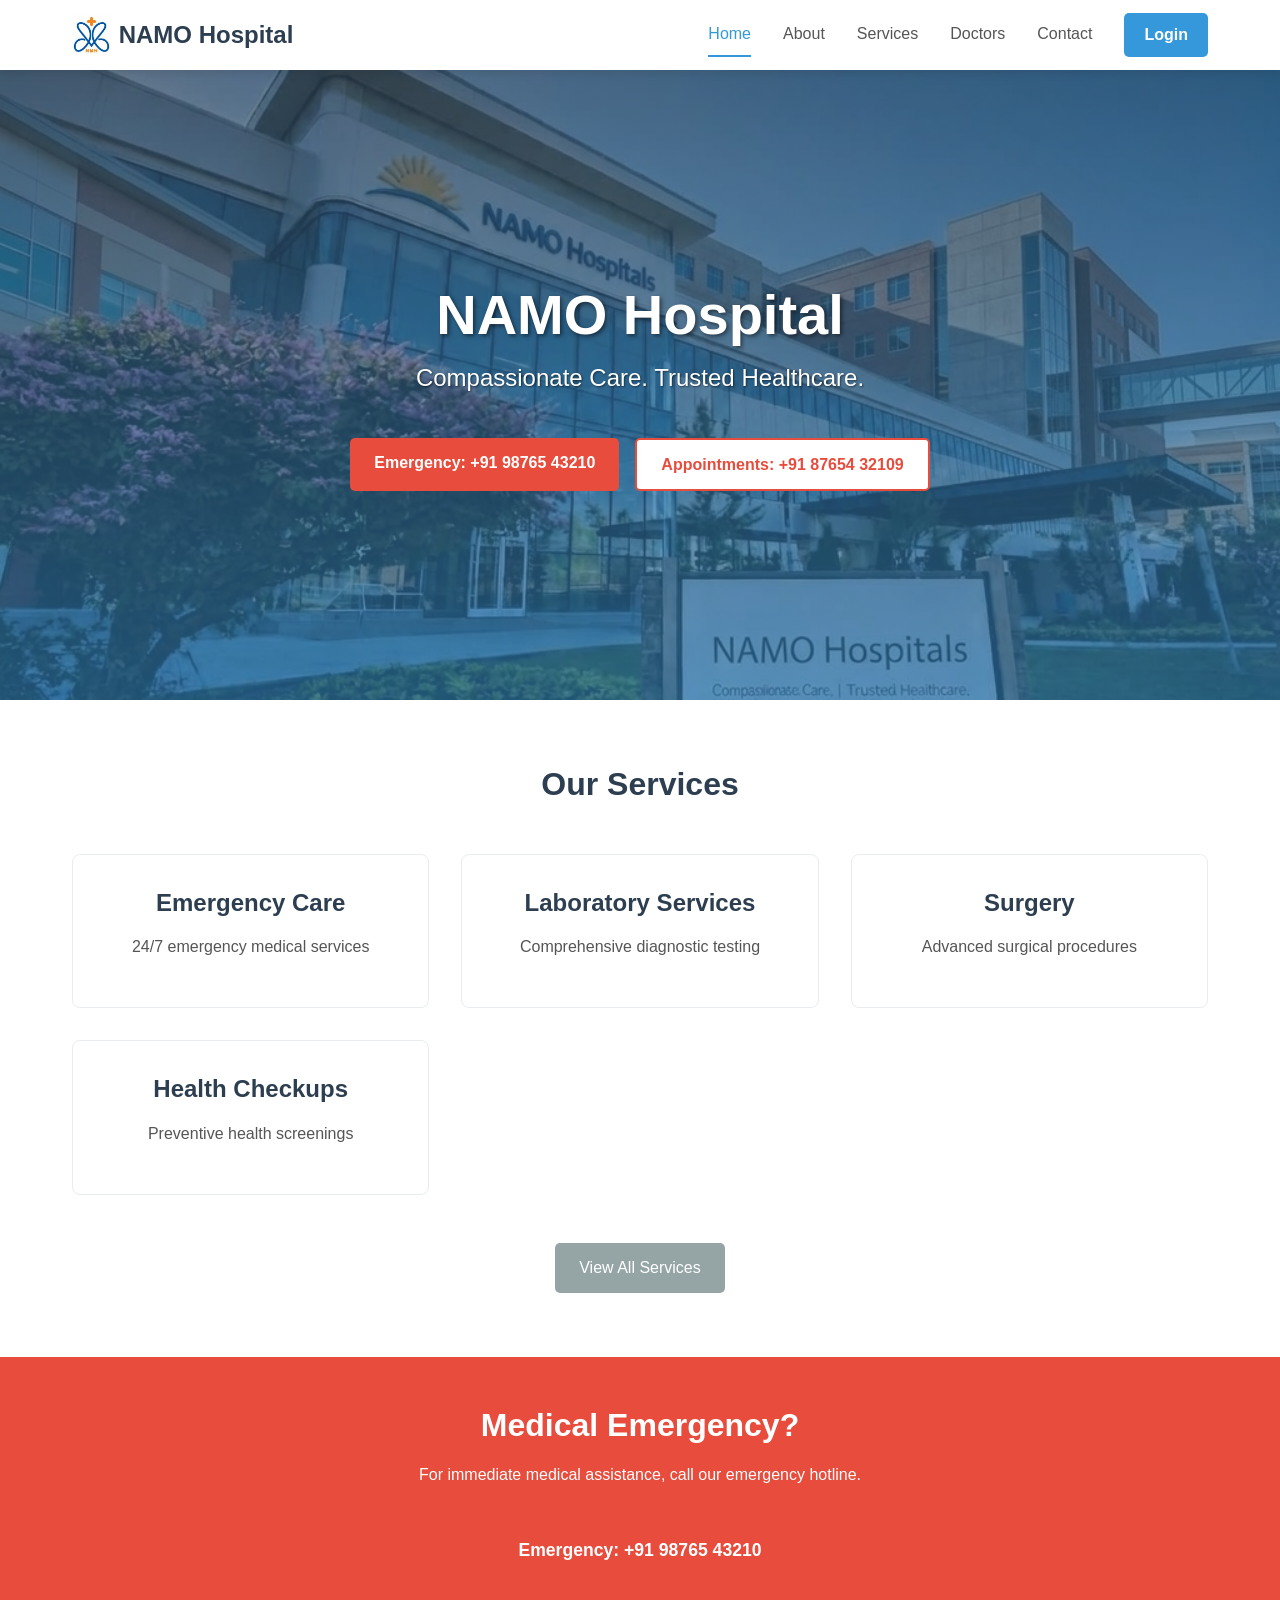
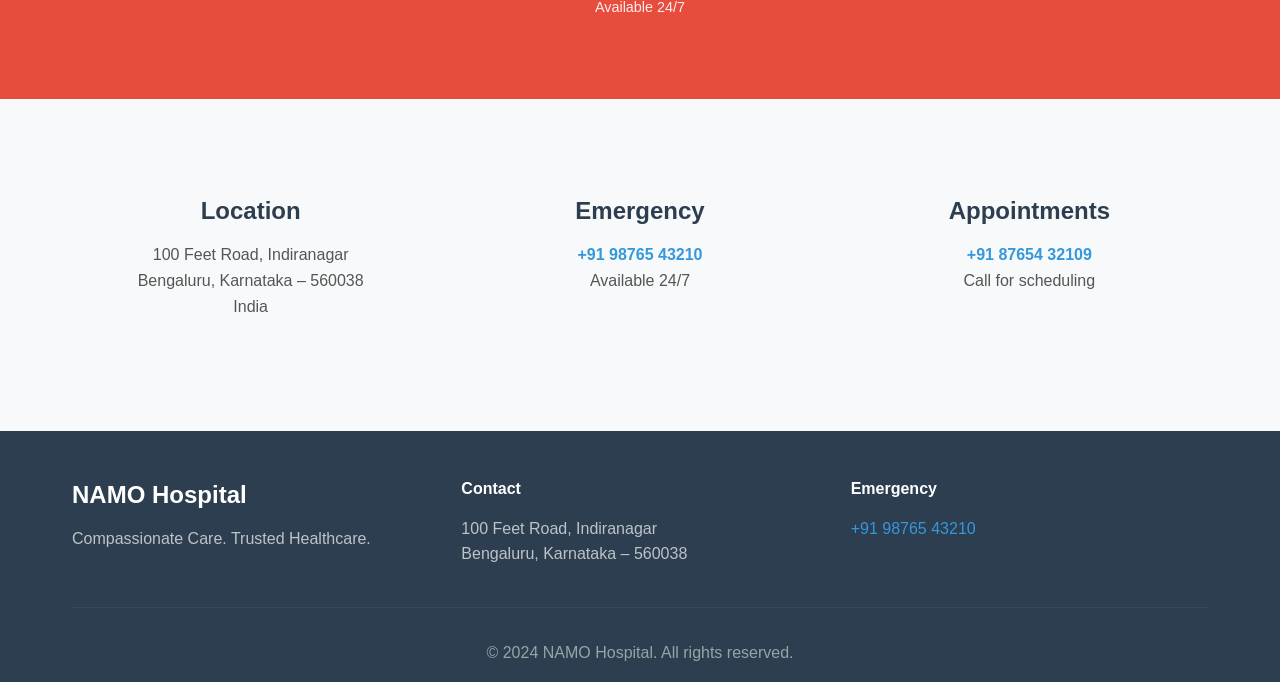
<file: index.html>
<!DOCTYPE html>
<html lang="en">
<head>
    <meta charset="UTF-8">
    <meta name="viewport" content="width=device-width, initial-scale=1.0">
    <title>NAMO Hospital - Compassionate Care. Trusted Healthcare.</title>
    <link rel="stylesheet" href="styles.css">
</head>
<body>
    <header>
        <nav class="navbar">
            <div class="nav-container">
                <div class="nav-logo">
                    <img src="aassests/logo.jpeg" alt="NAMO Hospital Logo">
                    <h1>NAMO Hospital</h1>
                </div>
                <div class="nav-menu">
                    <a href="index.html" class="nav-link active">Home</a>
                    <a href="about.html" class="nav-link">About</a>
                    <a href="services.html" class="nav-link">Services</a>
                    <a href="doctors.html" class="nav-link">Doctors</a>
                    <a href="contact.html" class="nav-link">Contact</a>
                    <button type="button" class="nav-login-btn" id="loginBtn">Login</button>
                </div>
                <div class="nav-toggle">
                    <span class="bar"></span>
                    <span class="bar"></span>
                    <span class="bar"></span>
                </div>
            </div>
        </nav>
    </header>

    <main>
        <!-- Hero Section -->
        <section class="hero">
            <div class="container">
                <div class="hero-content">
                    <h1>NAMO Hospital</h1>
                    <p class="tagline">Compassionate Care. Trusted Healthcare.</p>
                    <div class="hero-buttons">
                        <a href="tel:+919876543210" class="btn btn-emergency">Emergency: +91 98765 43210</a>
                        <a href="tel:+918765432109" class="btn btn-appointment">Appointments: +91 87654 32109</a>
                    </div>
                </div>
            </div>
        </section>

        <!-- Services Overview -->
        <section class="services-overview">
            <div class="container">
                <h2>Our Services</h2>
                <div class="services-grid">
                    <div class="service-card">
                        <h3>Emergency Care</h3>
                        <p>24/7 emergency medical services</p>
                    </div>
                    <div class="service-card">
                        <h3>Laboratory Services</h3>
                        <p>Comprehensive diagnostic testing</p>
                    </div>
                    <div class="service-card">
                        <h3>Surgery</h3>
                        <p>Advanced surgical procedures</p>
                    </div>
                    <div class="service-card">
                        <h3>Health Checkups</h3>
                        <p>Preventive health screenings</p>
                    </div>
                </div>
                <div class="text-center">
                    <a href="services.html" class="btn btn-secondary">View All Services</a>
                </div>
            </div>
        </section>

        <!-- Emergency Section -->
        <section class="emergency-section">
            <div class="container">
                <div class="emergency-content">
                    <h2>Medical Emergency?</h2>
                    <p>For immediate medical assistance, call our emergency hotline.</p>
                    <a href="tel:+919876543210" class="btn btn-emergency-large">Emergency: +91 98765 43210</a>
                    <p class="emergency-note">Available 24/7</p>
                </div>
            </div>
        </section>

        <!-- Contact Info -->
        <section class="contact-info">
            <div class="container">
                <div class="contact-grid">
                    <div class="contact-item">
                        <h3>Location</h3>
                        <p>100 Feet Road, Indiranagar<br>
                        Bengaluru, Karnataka – 560038<br>
                        India</p>
                    </div>
                    <div class="contact-item">
                        <h3>Emergency</h3>
                        <p><a href="tel:+919876543210">+91 98765 43210</a><br>
                        Available 24/7</p>
                    </div>
                    <div class="contact-item">
                        <h3>Appointments</h3>
                        <p><a href="tel:+918765432109">+91 87654 32109</a><br>
                        Call for scheduling</p>
                    </div>
                </div>
            </div>
        </section>
    </main>

    <footer>
        <div class="container">
            <div class="footer-content">
                <div class="footer-section">
                    <h3>NAMO Hospital</h3>
                    <p>Compassionate Care. Trusted Healthcare.</p>
                </div>
                <div class="footer-section">
                    <h4>Contact</h4>
                    <p>100 Feet Road, Indiranagar<br>
                    Bengaluru, Karnataka – 560038</p>
                </div>
                <div class="footer-section">
                    <h4>Emergency</h4>
                    <p><a href="tel:+919876543210">+91 98765 43210</a></p>
                </div>
            </div>
            <div class="footer-bottom">
                <p>&copy; 2024 NAMO Hospital. All rights reserved.</p>
            </div>
        </div>
    </footer>

    <!-- Login / Patient Status Modal -->
    <div class="modal-overlay" id="loginModal">
        <div class="modal-box">
            <button type="button" class="modal-close" id="modalClose" aria-label="Close">&times;</button>

            <!-- Step 1: Login -->
            <div class="modal-step" id="loginStep">
                <h2>Login</h2>
                <p class="modal-subtitle">Sign in to book appointments or check patient status.</p>

                <!-- Role tabs -->
                <div class="login-tabs">
                    <button type="button" class="login-tab active" id="tabPatient">Patient / Visitor</button>
                    <button type="button" class="login-tab" id="tabStaff">Staff</button>
                </div>

                <!-- Patient / Visitor login (no password needed) -->
                <form id="patientLoginForm">
                    <div class="form-group">
                        <label for="visitorName">Your Name</label>
                        <input type="text" id="visitorName" name="visitorName" required>
                    </div>
                    <div class="form-group">
                        <label for="visitorPhone">Phone Number</label>
                        <input type="tel" id="visitorPhone" name="visitorPhone" required>
                    </div>
                    <p class="modal-hint">Patients &amp; visitors can continue without a password.</p>
                    <button type="submit" class="btn btn-primary modal-btn-full">Continue</button>
                </form>

                <!-- Staff login (requires credentials) -->
                <form id="loginForm" style="display:none;">
                    <div class="form-group">
                        <label for="loginUser">Username</label>
                        <input type="text" id="loginUser" name="loginUser">
                    </div>
                    <div class="form-group">
                        <label for="loginPass">Password</label>
                        <input type="password" id="loginPass" name="loginPass">
                    </div>
                    <p class="modal-hint">Demo staff login &mdash; username: <strong>admin</strong>, password: <strong>namo123</strong></p>
                    <button type="submit" class="btn btn-primary modal-btn-full">Login</button>
                </form>
            </div>

            <!-- Step 2: Choose an option -->
            <div class="modal-step" id="choiceStep" style="display:none;">
                <h2>Welcome</h2>
                <p class="modal-subtitle">What would you like to do?</p>
                <div class="choice-grid">
                    <button type="button" class="choice-card" id="choicePatient">
                        <span class="choice-icon">🧾</span>
                        <span class="choice-title">Patient Details</span>
                        <span class="choice-desc">Look up a patient's status</span>
                    </button>
                    <button type="button" class="choice-card" id="choiceAppointment">
                        <span class="choice-icon">📅</span>
                        <span class="choice-title">Appointments</span>
                        <span class="choice-desc">Book a new appointment</span>
                    </button>
                </div>
                <button type="button" class="btn btn-secondary modal-btn-full" id="logoutBtn">Logout</button>
            </div>

            <!-- Step 3: Patient Search -->
            <div class="modal-step" id="searchStep" style="display:none;">
                <h2>Find Patient</h2>
                <p class="modal-subtitle">Enter the patient details to check their status.</p>
                <form id="patientForm">
                    <div class="form-row">
                        <div class="form-group">
                            <label for="pName">First Name</label>
                            <input type="text" id="pName" name="pName" required>
                        </div>
                        <div class="form-group">
                            <label for="pSurname">Surname</label>
                            <input type="text" id="pSurname" name="pSurname" required>
                        </div>
                    </div>
                    <div class="form-group">
                        <label for="pDate">Appointment Date <span class="optional-tag">(optional)</span></label>
                        <input type="date" id="pDate" name="pDate">
                    </div>
                    <button type="submit" class="btn btn-primary modal-btn-full">Check Status</button>
                    <button type="button" class="btn btn-secondary modal-btn-full" id="backFromSearch">Back</button>
                </form>

                <!-- Result -->
                <div class="patient-result" id="patientResult" style="display:none;"></div>
            </div>

            <!-- Step 4: Book Appointment -->
            <div class="modal-step" id="appointmentStep" style="display:none;">
                <h2>Book Appointment</h2>
                <p class="modal-subtitle">Fill in the details to schedule an appointment.</p>
                <form id="appointmentForm">
                    <div class="form-row">
                        <div class="form-group">
                            <label for="aName">First Name</label>
                            <input type="text" id="aName" name="aName" required>
                        </div>
                        <div class="form-group">
                            <label for="aSurname">Surname</label>
                            <input type="text" id="aSurname" name="aSurname" required>
                        </div>
                    </div>
                    <div class="form-group">
                        <label for="aPhone">Phone Number</label>
                        <input type="tel" id="aPhone" name="aPhone" required>
                    </div>
                    <div class="form-group">
                        <label for="aDoctor">Doctor / Department</label>
                        <select id="aDoctor" name="aDoctor" required>
                            <option value="" disabled selected>Select a doctor</option>
                            <option value="Dr. Rahul Sharma (Cardiologist)">Dr. Rahul Sharma (Cardiologist)</option>
                            <option value="Dr. Priya Reddy (Pediatrician)">Dr. Priya Reddy (Pediatrician)</option>
                            <option value="Dr. Vikram Singh (Orthopedic Specialist)">Dr. Vikram Singh (Orthopedic Specialist)</option>
                            <option value="Dr. Sneha Rao (Gynecologist)">Dr. Sneha Rao (Gynecologist)</option>
                            <option value="Dr. Arjun Kumar (Neurologist)">Dr. Arjun Kumar (Neurologist)</option>
                            <option value="Dr. Siva Mohan Yadav Yerasi (Dentist)">Dr. Siva Mohan Yadav Yerasi (Dentist)</option>
                            <option value="Dr. Niketa Sonavane (Dermatologist)">Dr. Niketa Sonavane (Dermatologist)</option>
                            <option value="Dr. Monica Chib (Psychiatrist)">Dr. Monica Chib (Psychiatrist)</option>
                            <option value="Dr. D. Nageshwar Reddy (Gastroenterologist)">Dr. D. Nageshwar Reddy (Gastroenterologist)</option>
                            <option value="Dr. Suresh H. Advani (Oncologist)">Dr. Suresh H. Advani (Oncologist)</option>
                            <option value="Dr. Harsh Mahajan (Radiologist)">Dr. Harsh Mahajan (Radiologist)</option>
                        </select>
                    </div>
                    <div class="form-row">
                        <div class="form-group">
                            <label for="aDate">Preferred Date</label>
                            <input type="date" id="aDate" name="aDate" required>
                        </div>
                        <div class="form-group">
                            <label for="aTime">Preferred Time</label>
                            <input type="time" id="aTime" name="aTime" required>
                        </div>
                    </div>
                    <button type="submit" class="btn btn-primary modal-btn-full">Confirm Appointment</button>
                    <button type="button" class="btn btn-secondary modal-btn-full" id="backFromAppointment">Back</button>
                </form>

                <!-- Confirmation -->
                <div class="patient-result" id="appointmentResult" style="display:none;"></div>
            </div>
        </div>
    </div>

    <script src="script.js"></script>
</body>
</html>
</file>
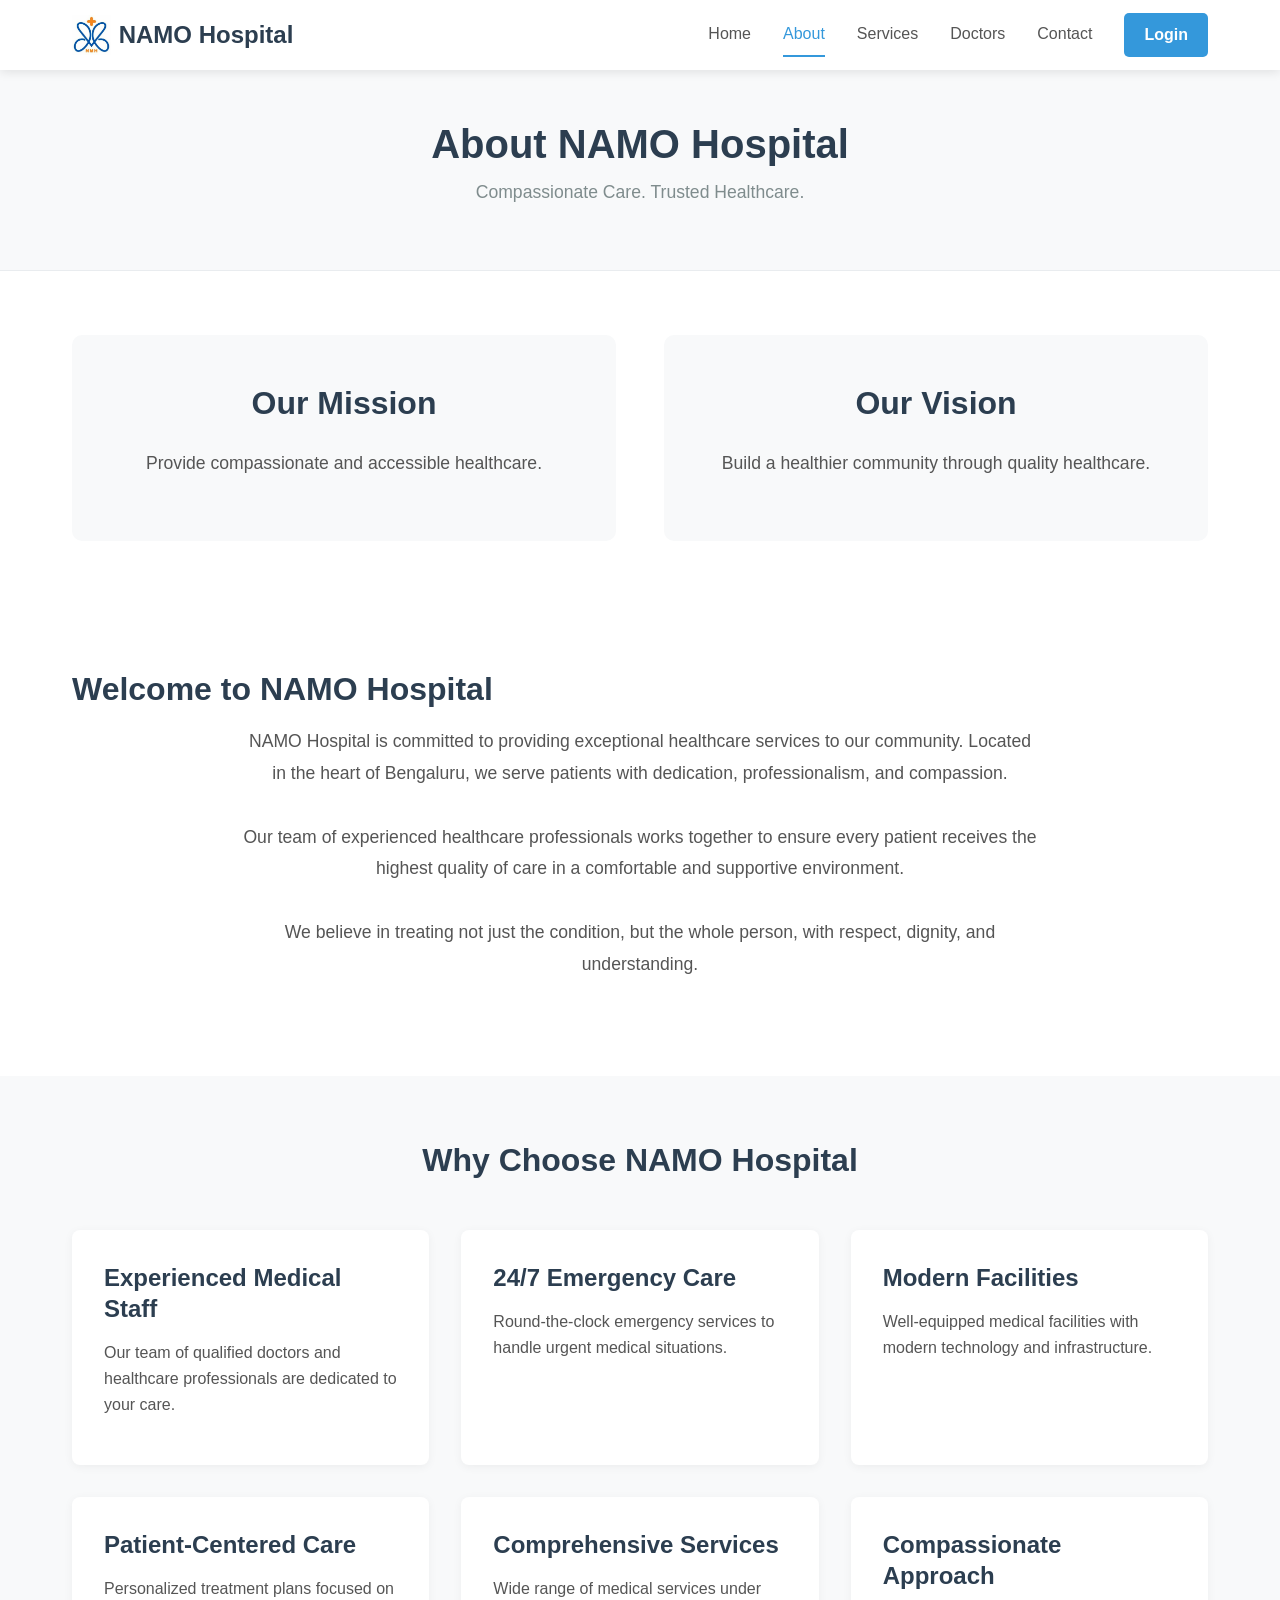
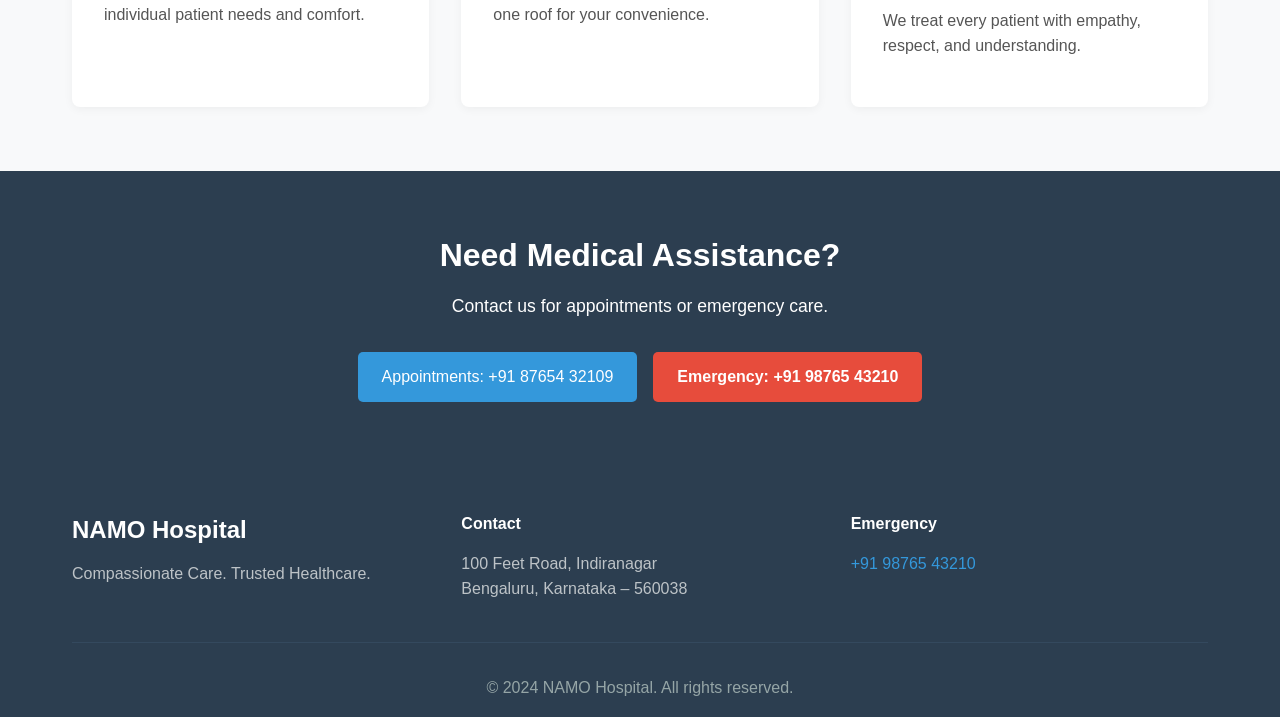
<file: about.html>
<!DOCTYPE html>
<html lang="en">
<head>
    <meta charset="UTF-8">
    <meta name="viewport" content="width=device-width, initial-scale=1.0">
    <title>About Us - NAMO Hospital</title>
    <link rel="stylesheet" href="styles.css">
</head>
<body>
    <header>
        <nav class="navbar">
            <div class="nav-container">
                <div class="nav-logo">
                    <img src="aassests/logo.jpeg" alt="NAMO Hospital Logo">
                    <h1>NAMO Hospital</h1>
                </div>
                <div class="nav-menu">
                    <a href="index.html" class="nav-link">Home</a>
                    <a href="about.html" class="nav-link active">About</a>
                    <a href="services.html" class="nav-link">Services</a>
                    <a href="doctors.html" class="nav-link">Doctors</a>
                    <a href="contact.html" class="nav-link">Contact</a>
                    <button type="button" class="nav-login-btn" id="loginBtn">Login</button>
                </div>
                <div class="nav-toggle">
                    <span class="bar"></span>
                    <span class="bar"></span>
                    <span class="bar"></span>
                </div>
            </div>
        </nav>
    </header>

    <main>
        <!-- Page Header -->
        <section class="page-header">
            <div class="container">
                <h1>About NAMO Hospital</h1>
                <p>Compassionate Care. Trusted Healthcare.</p>
            </div>
        </section>

        <!-- Mission & Vision -->
        <section class="mission-vision">
            <div class="container">
                <div class="content-grid">
                    <div class="content-card">
                        <h2>Our Mission</h2>
                        <p>Provide compassionate and accessible healthcare.</p>
                    </div>
                    <div class="content-card">
                        <h2>Our Vision</h2>
                        <p>Build a healthier community through quality healthcare.</p>
                    </div>
                </div>
            </div>
        </section>

        <!-- Hospital Information -->
        <section class="hospital-info">
            <div class="container">
                <h2>Welcome to NAMO Hospital</h2>
                <div class="info-content">
                    <p>NAMO Hospital is committed to providing exceptional healthcare services to our community. Located in the heart of Bengaluru, we serve patients with dedication, professionalism, and compassion.</p>
                    
                    <p>Our team of experienced healthcare professionals works together to ensure every patient receives the highest quality of care in a comfortable and supportive environment.</p>
                    
                    <p>We believe in treating not just the condition, but the whole person, with respect, dignity, and understanding.</p>
                </div>
            </div>
        </section>

        <!-- Why Choose Us -->
        <section class="why-choose-us">
            <div class="container">
                <h2>Why Choose NAMO Hospital</h2>
                <div class="features-grid">
                    <div class="feature-item">
                        <h3>Experienced Medical Staff</h3>
                        <p>Our team of qualified doctors and healthcare professionals are dedicated to your care.</p>
                    </div>
                    <div class="feature-item">
                        <h3>24/7 Emergency Care</h3>
                        <p>Round-the-clock emergency services to handle urgent medical situations.</p>
                    </div>
                    <div class="feature-item">
                        <h3>Modern Facilities</h3>
                        <p>Well-equipped medical facilities with modern technology and infrastructure.</p>
                    </div>
                    <div class="feature-item">
                        <h3>Patient-Centered Care</h3>
                        <p>Personalized treatment plans focused on individual patient needs and comfort.</p>
                    </div>
                    <div class="feature-item">
                        <h3>Comprehensive Services</h3>
                        <p>Wide range of medical services under one roof for your convenience.</p>
                    </div>
                    <div class="feature-item">
                        <h3>Compassionate Approach</h3>
                        <p>We treat every patient with empathy, respect, and understanding.</p>
                    </div>
                </div>
            </div>
        </section>

        <!-- Contact CTA -->
        <section class="contact-cta">
            <div class="container">
                <div class="cta-content">
                    <h2>Need Medical Assistance?</h2>
                    <p>Contact us for appointments or emergency care.</p>
                    <div class="cta-buttons">
                        <a href="tel:+918765432109" class="btn btn-primary">Appointments: +91 87654 32109</a>
                        <a href="tel:+919876543210" class="btn btn-emergency">Emergency: +91 98765 43210</a>
                    </div>
                </div>
            </div>
        </section>
    </main>

    <footer>
        <div class="container">
            <div class="footer-content">
                <div class="footer-section">
                    <h3>NAMO Hospital</h3>
                    <p>Compassionate Care. Trusted Healthcare.</p>
                </div>
                <div class="footer-section">
                    <h4>Contact</h4>
                    <p>100 Feet Road, Indiranagar<br>
                    Bengaluru, Karnataka – 560038</p>
                </div>
                <div class="footer-section">
                    <h4>Emergency</h4>
                    <p><a href="tel:+919876543210">+91 98765 43210</a></p>
                </div>
            </div>
            <div class="footer-bottom">
                <p>&copy; 2024 NAMO Hospital. All rights reserved.</p>
            </div>
        </div>
    </footer>

    <!-- Login / Patient Status Modal -->
    <div class="modal-overlay" id="loginModal">
        <div class="modal-box">
            <button type="button" class="modal-close" id="modalClose" aria-label="Close">&times;</button>

            <!-- Step 1: Login -->
            <div class="modal-step" id="loginStep">
                <h2>Staff Login</h2>
                <p class="modal-subtitle">Sign in to look up patient status.</p>
                <form id="loginForm">
                    <div class="form-group">
                        <label for="loginUser">Username</label>
                        <input type="text" id="loginUser" name="loginUser" required>
                    </div>
                    <div class="form-group">
                        <label for="loginPass">Password</label>
                        <input type="password" id="loginPass" name="loginPass" required>
                    </div>
                    <p class="modal-hint">Demo login &mdash; username: <strong>admin</strong>, password: <strong>namo123</strong></p>
                    <button type="submit" class="btn btn-primary modal-btn-full">Login</button>
                </form>
            </div>

            <!-- Step 2: Patient Search -->
            <div class="modal-step" id="searchStep" style="display:none;">
                <h2>Find Patient</h2>
                <p class="modal-subtitle">Enter the patient details to check their status.</p>
                <form id="patientForm">
                    <div class="form-row">
                        <div class="form-group">
                            <label for="pName">First Name</label>
                            <input type="text" id="pName" name="pName" required>
                        </div>
                        <div class="form-group">
                            <label for="pSurname">Surname</label>
                            <input type="text" id="pSurname" name="pSurname" required>
                        </div>
                    </div>
                    <div class="form-group">
                        <label for="pDate">Appointment Date <span class="optional-tag">(optional)</span></label>
                        <input type="date" id="pDate" name="pDate">
                    </div>
                    <button type="submit" class="btn btn-primary modal-btn-full">Check Status</button>
                    <button type="button" class="btn btn-secondary modal-btn-full" id="logoutBtn">Logout</button>
                </form>

                <!-- Result -->
                <div class="patient-result" id="patientResult" style="display:none;"></div>
            </div>
        </div>
    </div>

    <script src="script.js"></script>
</body>
</html>
</file>
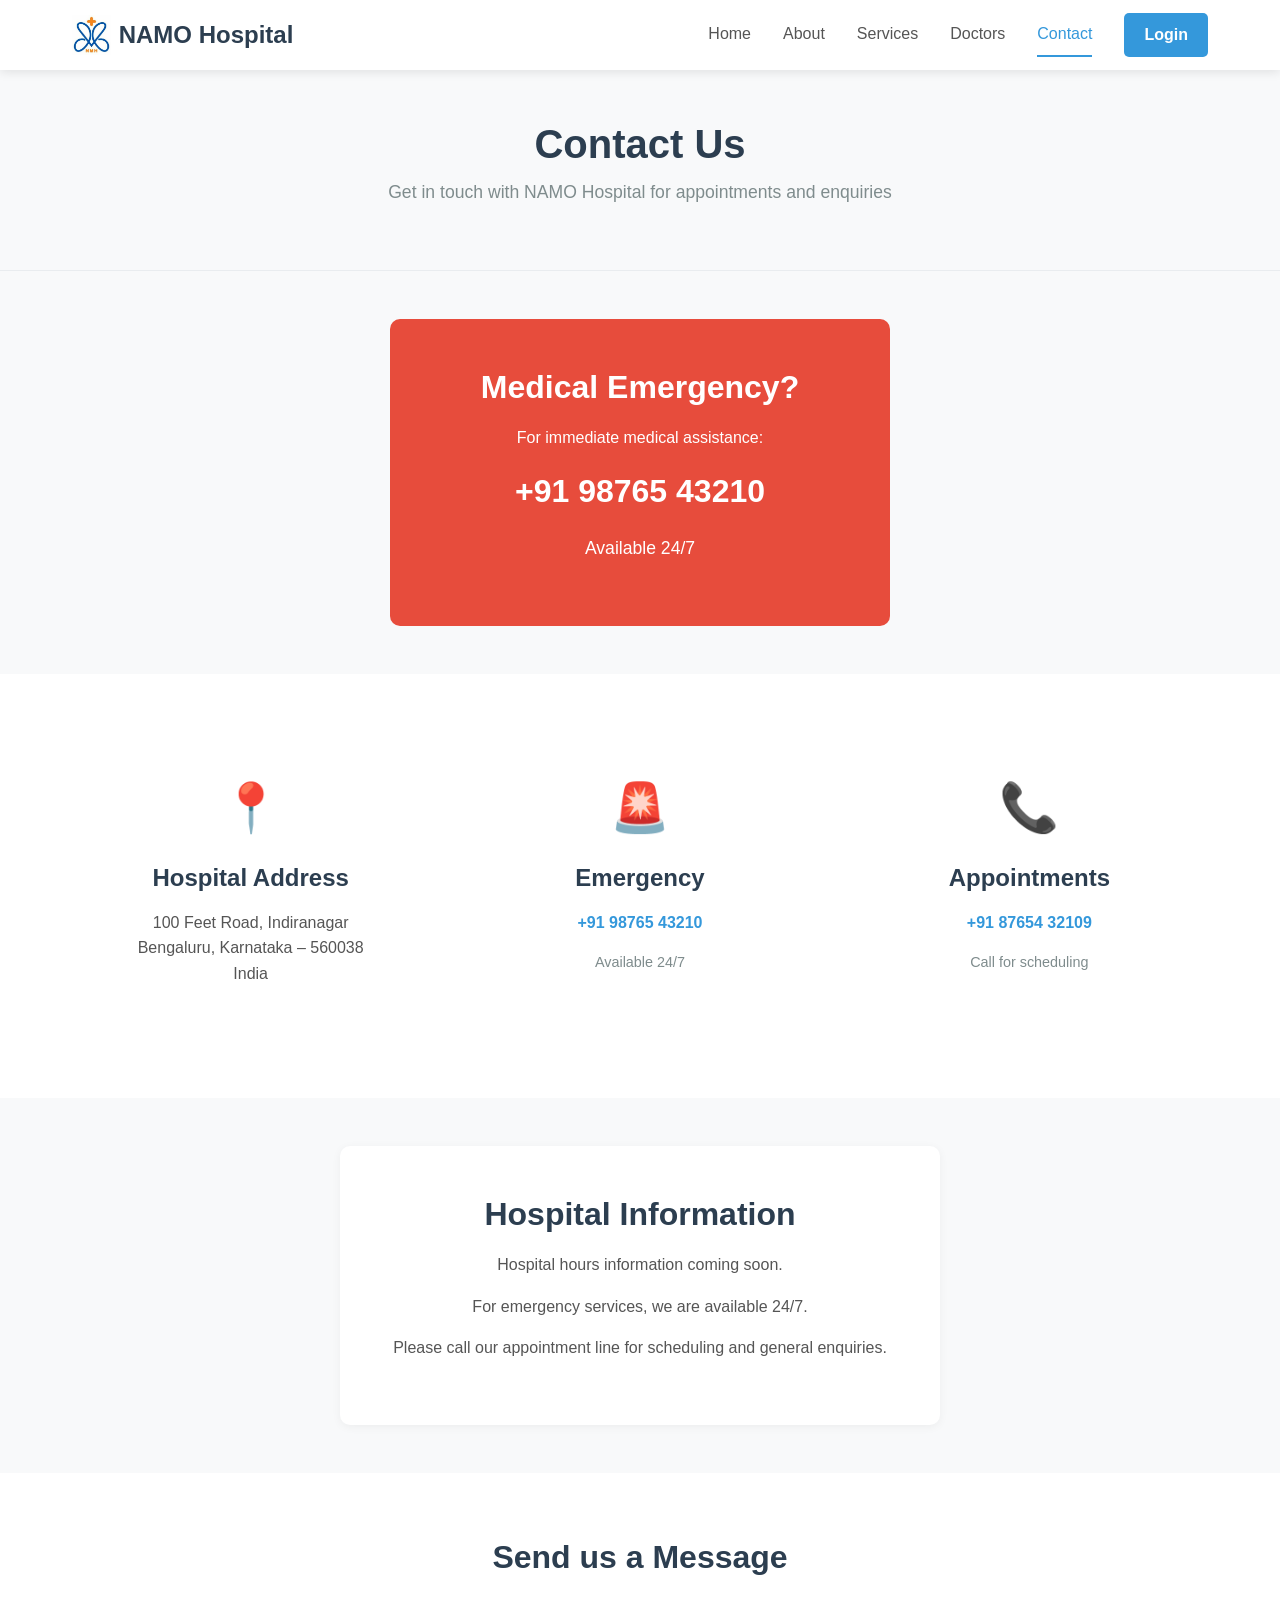
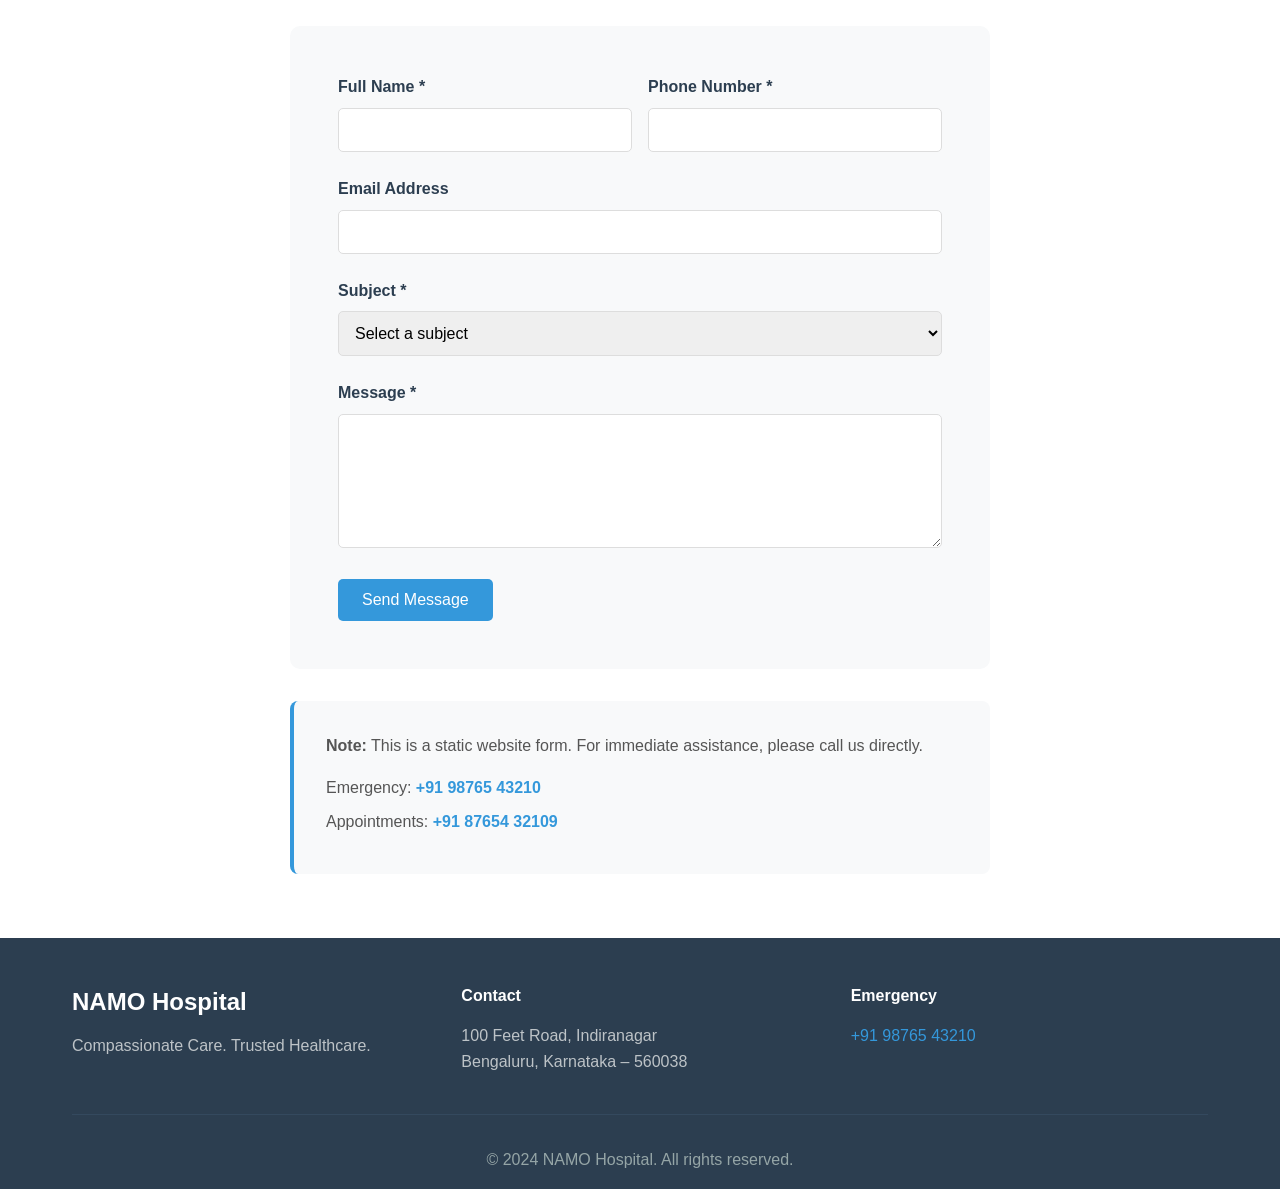
<file: contact.html>
<!DOCTYPE html>
<html lang="en">
<head>
    <meta charset="UTF-8">
    <meta name="viewport" content="width=device-width, initial-scale=1.0">
    <title>Contact Us - NAMO Hospital</title>
    <link rel="stylesheet" href="styles.css">
</head>
<body>
    <header>
        <nav class="navbar">
            <div class="nav-container">
                <div class="nav-logo">
                    <img src="aassests/logo.jpeg" alt="NAMO Hospital Logo">
                    <h1>NAMO Hospital</h1>
                </div>
                <div class="nav-menu">
                    <a href="index.html" class="nav-link">Home</a>
                    <a href="about.html" class="nav-link">About</a>
                    <a href="services.html" class="nav-link">Services</a>
                    <a href="doctors.html" class="nav-link">Doctors</a>
                    <a href="contact.html" class="nav-link active">Contact</a>
                    <button type="button" class="nav-login-btn" id="loginBtn">Login</button>
                </div>
                <div class="nav-toggle">
                    <span class="bar"></span>
                    <span class="bar"></span>
                    <span class="bar"></span>
                </div>
            </div>
        </nav>
    </header>

    <main>
        <!-- Page Header -->
        <section class="page-header">
            <div class="container">
                <h1>Contact Us</h1>
                <p>Get in touch with NAMO Hospital for appointments and enquiries</p>
            </div>
        </section>

        <!-- Emergency Contact -->
        <section class="emergency-contact">
            <div class="container">
                <div class="emergency-card">
                    <h2>Medical Emergency?</h2>
                    <p>For immediate medical assistance:</p>
                    <a href="tel:+919876543210" class="emergency-number">+91 98765 43210</a>
                    <p class="availability">Available 24/7</p>
                </div>
            </div>
        </section>

        <!-- Contact Information -->
        <section class="contact-info-section">
            <div class="container">
                <div class="contact-grid">
                    <div class="contact-item">
                        <div class="contact-icon">📍</div>
                        <h3>Hospital Address</h3>
                        <p>100 Feet Road, Indiranagar<br>
                        Bengaluru, Karnataka – 560038<br>
                        India</p>
                    </div>

                    <div class="contact-item">
                        <div class="contact-icon">🚨</div>
                        <h3>Emergency</h3>
                        <p><a href="tel:+919876543210">+91 98765 43210</a></p>
                        <p class="contact-note">Available 24/7</p>
                    </div>

                    <div class="contact-item">
                        <div class="contact-icon">📞</div>
                        <h3>Appointments</h3>
                        <p><a href="tel:+918765432109">+91 87654 32109</a></p>
                        <p class="contact-note">Call for scheduling</p>
                    </div>
                </div>
            </div>
        </section>

        <!-- Hospital Hours -->
        <section class="hospital-hours">
            <div class="container">
                <div class="hours-card">
                    <h2>Hospital Information</h2>
                    <p>Hospital hours information coming soon.</p>
                    <p>For emergency services, we are available 24/7.</p>
                    <p>Please call our appointment line for scheduling and general enquiries.</p>
                </div>
            </div>
        </section>

        <!-- Contact Form -->
        <section class="contact-form-section">
            <div class="container">
                <h2>Send us a Message</h2>
                <div class="form-container">
                    <form class="contact-form">
                        <div class="form-row">
                            <div class="form-group">
                                <label for="name">Full Name *</label>
                                <input type="text" id="name" name="name" required>
                            </div>
                            <div class="form-group">
                                <label for="phone">Phone Number *</label>
                                <input type="tel" id="phone" name="phone" required>
                            </div>
                        </div>
                        
                        <div class="form-group">
                            <label for="email">Email Address</label>
                            <input type="email" id="email" name="email">
                        </div>
                        
                        <div class="form-group">
                            <label for="subject">Subject *</label>
                            <select id="subject" name="subject" required>
                                <option value="">Select a subject</option>
                                <option value="appointment">Appointment Inquiry</option>
                                <option value="general">General Information</option>
                                <option value="services">Services Inquiry</option>
                                <option value="feedback">Feedback</option>
                                <option value="other">Other</option>
                            </select>
                        </div>
                        
                        <div class="form-group">
                            <label for="message">Message *</label>
                            <textarea id="message" name="message" rows="6" required></textarea>
                        </div>
                        
                        <button type="submit" class="btn btn-primary">Send Message</button>
                    </form>
                    
                    <div class="form-note">
                        <p><strong>Note:</strong> This is a static website form. For immediate assistance, please call us directly.</p>
                        <div class="quick-contact">
                            <p>Emergency: <a href="tel:+919876543210">+91 98765 43210</a></p>
                            <p>Appointments: <a href="tel:+918765432109">+91 87654 32109</a></p>
                        </div>
                    </div>
                </div>
            </div>
        </section>
    </main>

    <footer>
        <div class="container">
            <div class="footer-content">
                <div class="footer-section">
                    <h3>NAMO Hospital</h3>
                    <p>Compassionate Care. Trusted Healthcare.</p>
                </div>
                <div class="footer-section">
                    <h4>Contact</h4>
                    <p>100 Feet Road, Indiranagar<br>
                    Bengaluru, Karnataka – 560038</p>
                </div>
                <div class="footer-section">
                    <h4>Emergency</h4>
                    <p><a href="tel:+919876543210">+91 98765 43210</a></p>
                </div>
            </div>
            <div class="footer-bottom">
                <p>&copy; 2024 NAMO Hospital. All rights reserved.</p>
            </div>
        </div>
    </footer>

    <!-- Login / Patient Status Modal -->
    <div class="modal-overlay" id="loginModal">
        <div class="modal-box">
            <button type="button" class="modal-close" id="modalClose" aria-label="Close">&times;</button>

            <!-- Step 1: Login -->
            <div class="modal-step" id="loginStep">
                <h2>Staff Login</h2>
                <p class="modal-subtitle">Sign in to look up patient status.</p>
                <form id="loginForm">
                    <div class="form-group">
                        <label for="loginUser">Username</label>
                        <input type="text" id="loginUser" name="loginUser" required>
                    </div>
                    <div class="form-group">
                        <label for="loginPass">Password</label>
                        <input type="password" id="loginPass" name="loginPass" required>
                    </div>
                    <p class="modal-hint">Demo login &mdash; username: <strong>admin</strong>, password: <strong>namo123</strong></p>
                    <button type="submit" class="btn btn-primary modal-btn-full">Login</button>
                </form>
            </div>

            <!-- Step 2: Patient Search -->
            <div class="modal-step" id="searchStep" style="display:none;">
                <h2>Find Patient</h2>
                <p class="modal-subtitle">Enter the patient details to check their status.</p>
                <form id="patientForm">
                    <div class="form-row">
                        <div class="form-group">
                            <label for="pName">First Name</label>
                            <input type="text" id="pName" name="pName" required>
                        </div>
                        <div class="form-group">
                            <label for="pSurname">Surname</label>
                            <input type="text" id="pSurname" name="pSurname" required>
                        </div>
                    </div>
                    <div class="form-group">
                        <label for="pDate">Appointment Date <span class="optional-tag">(optional)</span></label>
                        <input type="date" id="pDate" name="pDate">
                    </div>
                    <button type="submit" class="btn btn-primary modal-btn-full">Check Status</button>
                    <button type="button" class="btn btn-secondary modal-btn-full" id="logoutBtn">Logout</button>
                </form>

                <!-- Result -->
                <div class="patient-result" id="patientResult" style="display:none;"></div>
            </div>
        </div>
    </div>

    <script src="script.js"></script>
</body>
</html>
</file>
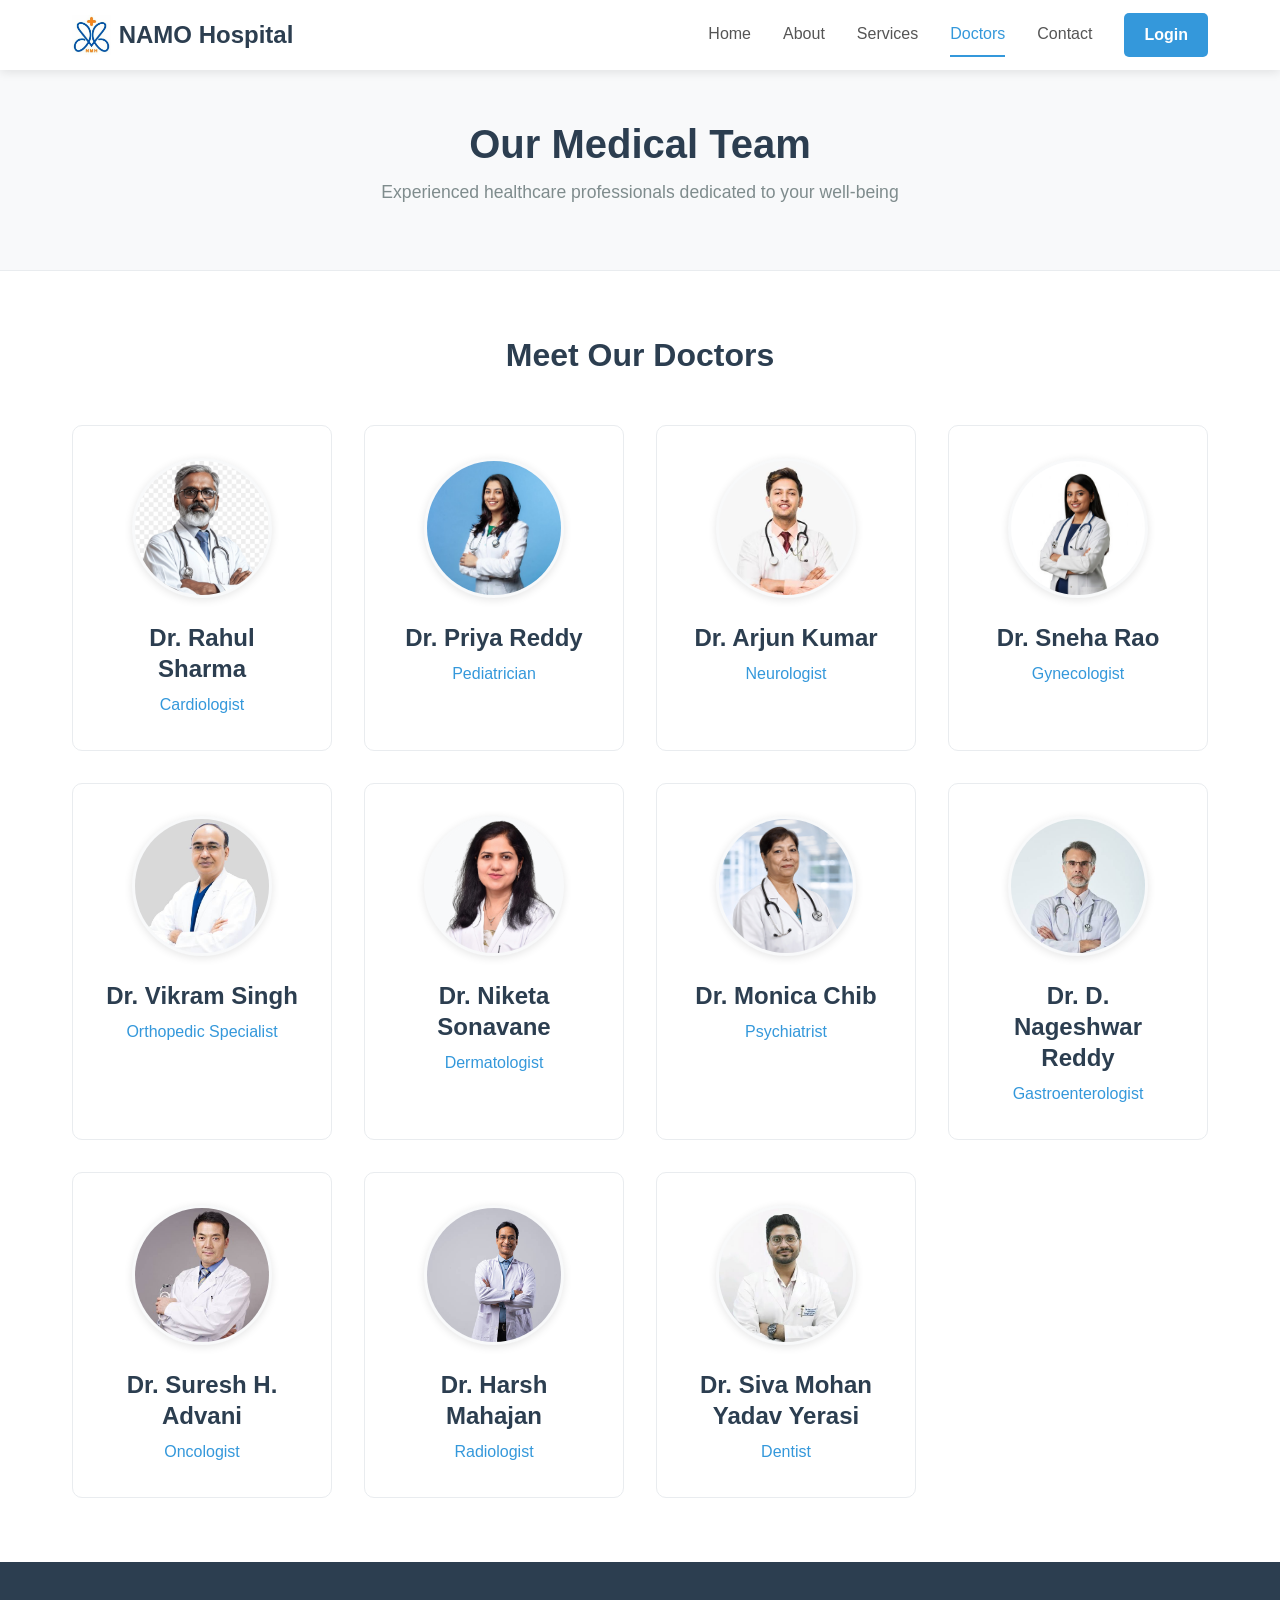
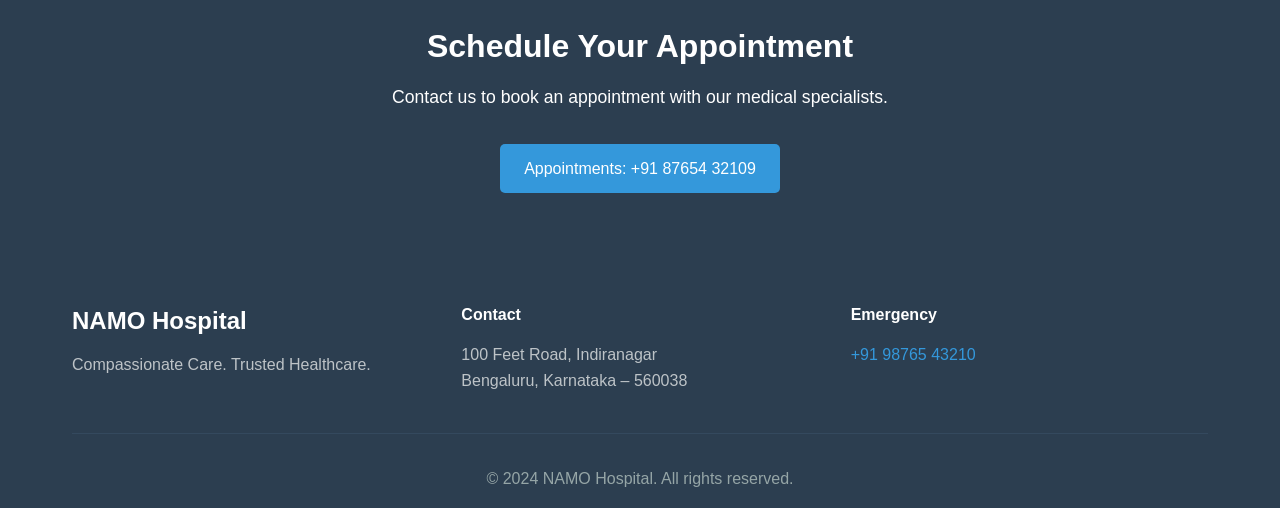
<file: doctors.html>
<!DOCTYPE html>
<html lang="en">
<head>
    <meta charset="UTF-8">
    <meta name="viewport" content="width=device-width, initial-scale=1.0">
    <title>Our Doctors - NAMO Hospital</title>
    <link rel="stylesheet" href="styles.css">
</head>
<body>
    <header>
        <nav class="navbar">
            <div class="nav-container">
                <div class="nav-logo">
                    <img src="aassests/logo.jpeg" alt="NAMO Hospital Logo">
                    <h1>NAMO Hospital</h1>
                </div>
                <div class="nav-menu">
                    <a href="index.html" class="nav-link">Home</a>
                    <a href="about.html" class="nav-link">About</a>
                    <a href="services.html" class="nav-link">Services</a>
                    <a href="doctors.html" class="nav-link active">Doctors</a>
                    <a href="contact.html" class="nav-link">Contact</a>
                    <button type="button" class="nav-login-btn" id="loginBtn">Login</button>
                </div>
                <div class="nav-toggle">
                    <span class="bar"></span>
                    <span class="bar"></span>
                    <span class="bar"></span>
                </div>
            </div>
        </nav>
    </header>

    <main>
        <!-- Page Header -->
        <section class="page-header">
            <div class="container">
                <h1>Our Medical Team</h1>
                <p>Experienced healthcare professionals dedicated to your well-being</p>
            </div>
        </section>

        <!-- Doctors Section -->
        <section class="doctors-section">
            <div class="container">
                <h2>Meet Our Doctors</h2>
                <div class="doctors-grid">
                    <div class="doctor-card">
                        <div class="doctor-image">
                            <img src="aassests/dr-rahul-sharma.png" alt="Dr. Rahul Sharma">
                        </div>
                        <div class="doctor-info">
                            <h3>Dr. Rahul Sharma</h3>
                            <p class="specialization">Cardiologist</p>
                        </div>
                    </div>

                    <div class="doctor-card">
                        <div class="doctor-image">
                            <img src="aassests/dr-priya-reddy.png" alt="Dr. Priya Reddy">
                        </div>
                        <div class="doctor-info">
                            <h3>Dr. Priya Reddy</h3>
                            <p class="specialization">Pediatrician</p>
                        </div>
                    </div>

                    <div class="doctor-card">
                        <div class="doctor-image">
                            <img src="aassests/dr-arjun-kumar.png" alt="Dr. Arjun Kumar">
                        </div>
                        <div class="doctor-info">
                            <h3>Dr. Arjun Kumar</h3>
                            <p class="specialization">Neurologist</p>
                        </div>
                    </div>

                    <div class="doctor-card">
                        <div class="doctor-image">
                            <img src="aassests/dr-sneha-rao.png" alt="Dr. Sneha Rao">
                        </div>
                        <div class="doctor-info">
                            <h3>Dr. Sneha Rao</h3>
                            <p class="specialization">Gynecologist</p>
                        </div>
                    </div>

                    <div class="doctor-card">
                        <div class="doctor-image">
                            <img src="aassests/dr-vikram-singh.png" alt="Dr. Vikram Singh">
                        </div>
                        <div class="doctor-info">
                            <h3>Dr. Vikram Singh</h3>
                            <p class="specialization">Orthopedic Specialist</p>
                        </div>
                    </div>

                    <div class="doctor-card">
                        <div class="doctor-image">
                            <img src="aassests/dr-niketa-sonavane.png" alt="Dr. Niketa Sonavane">
                        </div>
                        <div class="doctor-info">
                            <h3>Dr. Niketa Sonavane</h3>
                            <p class="specialization">Dermatologist</p>
                        </div>
                    </div>

                    <div class="doctor-card">
                        <div class="doctor-image">
                            <img src="aassests/dr-monica-chib.png" alt="Dr. Monica Chib">
                        </div>
                        <div class="doctor-info">
                            <h3>Dr. Monica Chib</h3>
                            <p class="specialization">Psychiatrist</p>
                        </div>
                    </div>

                    <div class="doctor-card">
                        <div class="doctor-image">
                            <img src="aassests/dr-nageshwar-reddy.png" alt="Dr. D. Nageshwar Reddy">
                        </div>
                        <div class="doctor-info">
                            <h3>Dr. D. Nageshwar Reddy</h3>
                            <p class="specialization">Gastroenterologist</p>
                        </div>
                    </div>

                    <div class="doctor-card">
                        <div class="doctor-image">
                            <img src="aassests/dr-suresh-advani.png" alt="Dr. Suresh H. Advani">
                        </div>
                        <div class="doctor-info">
                            <h3>Dr. Suresh H. Advani</h3>
                            <p class="specialization">Oncologist</p>
                        </div>
                    </div>

                    <div class="doctor-card">
                        <div class="doctor-image">
                            <img src="aassests/dr-harsh-mahajan.png" alt="Dr. Harsh Mahajan">
                        </div>
                        <div class="doctor-info">
                            <h3>Dr. Harsh Mahajan</h3>
                            <p class="specialization">Radiologist</p>
                        </div>
                    </div>

                    <div class="doctor-card">
                        <div class="doctor-image">
                            <img src="aassests/dr-siva-mohan-yadav-yerasi.png" alt="Dr. Siva Mohan Yadav Yerasi">
                        </div>
                        <div class="doctor-info">
                            <h3>Dr. Siva Mohan Yadav Yerasi</h3>
                            <p class="specialization">Dentist</p>
                        </div>
                    </div>
                </div>
            </div>
        </section>

        <!-- Appointment CTA -->
        <section class="appointment-cta">
            <div class="container">
                <div class="cta-content">
                    <h2>Schedule Your Appointment</h2>
                    <p>Contact us to book an appointment with our medical specialists.</p>
                    <a href="tel:+918765432109" class="btn btn-primary">Appointments: +91 87654 32109</a>
                </div>
            </div>
        </section>
    </main>

    <footer>
        <div class="container">
            <div class="footer-content">
                <div class="footer-section">
                    <h3>NAMO Hospital</h3>
                    <p>Compassionate Care. Trusted Healthcare.</p>
                </div>
                <div class="footer-section">
                    <h4>Contact</h4>
                    <p>100 Feet Road, Indiranagar<br>
                    Bengaluru, Karnataka – 560038</p>
                </div>
                <div class="footer-section">
                    <h4>Emergency</h4>
                    <p><a href="tel:+919876543210">+91 98765 43210</a></p>
                </div>
            </div>
            <div class="footer-bottom">
                <p>&copy; 2024 NAMO Hospital. All rights reserved.</p>
            </div>
        </div>
    </footer>

    <!-- Login / Patient Status Modal -->
    <div class="modal-overlay" id="loginModal">
        <div class="modal-box">
            <button type="button" class="modal-close" id="modalClose" aria-label="Close">&times;</button>

            <!-- Step 1: Login -->
            <div class="modal-step" id="loginStep">
                <h2>Staff Login</h2>
                <p class="modal-subtitle">Sign in to look up patient status.</p>
                <form id="loginForm">
                    <div class="form-group">
                        <label for="loginUser">Username</label>
                        <input type="text" id="loginUser" name="loginUser" required>
                    </div>
                    <div class="form-group">
                        <label for="loginPass">Password</label>
                        <input type="password" id="loginPass" name="loginPass" required>
                    </div>
                    <p class="modal-hint">Demo login &mdash; username: <strong>admin</strong>, password: <strong>namo123</strong></p>
                    <button type="submit" class="btn btn-primary modal-btn-full">Login</button>
                </form>
            </div>

            <!-- Step 2: Patient Search -->
            <div class="modal-step" id="searchStep" style="display:none;">
                <h2>Find Patient</h2>
                <p class="modal-subtitle">Enter the patient details to check their status.</p>
                <form id="patientForm">
                    <div class="form-row">
                        <div class="form-group">
                            <label for="pName">First Name</label>
                            <input type="text" id="pName" name="pName" required>
                        </div>
                        <div class="form-group">
                            <label for="pSurname">Surname</label>
                            <input type="text" id="pSurname" name="pSurname" required>
                        </div>
                    </div>
                    <div class="form-group">
                        <label for="pDate">Appointment Date <span class="optional-tag">(optional)</span></label>
                        <input type="date" id="pDate" name="pDate">
                    </div>
                    <button type="submit" class="btn btn-primary modal-btn-full">Check Status</button>
                    <button type="button" class="btn btn-secondary modal-btn-full" id="logoutBtn">Logout</button>
                </form>

                <!-- Result -->
                <div class="patient-result" id="patientResult" style="display:none;"></div>
            </div>
        </div>
    </div>

    <script src="script.js"></script>
</body>
</html>
</file>
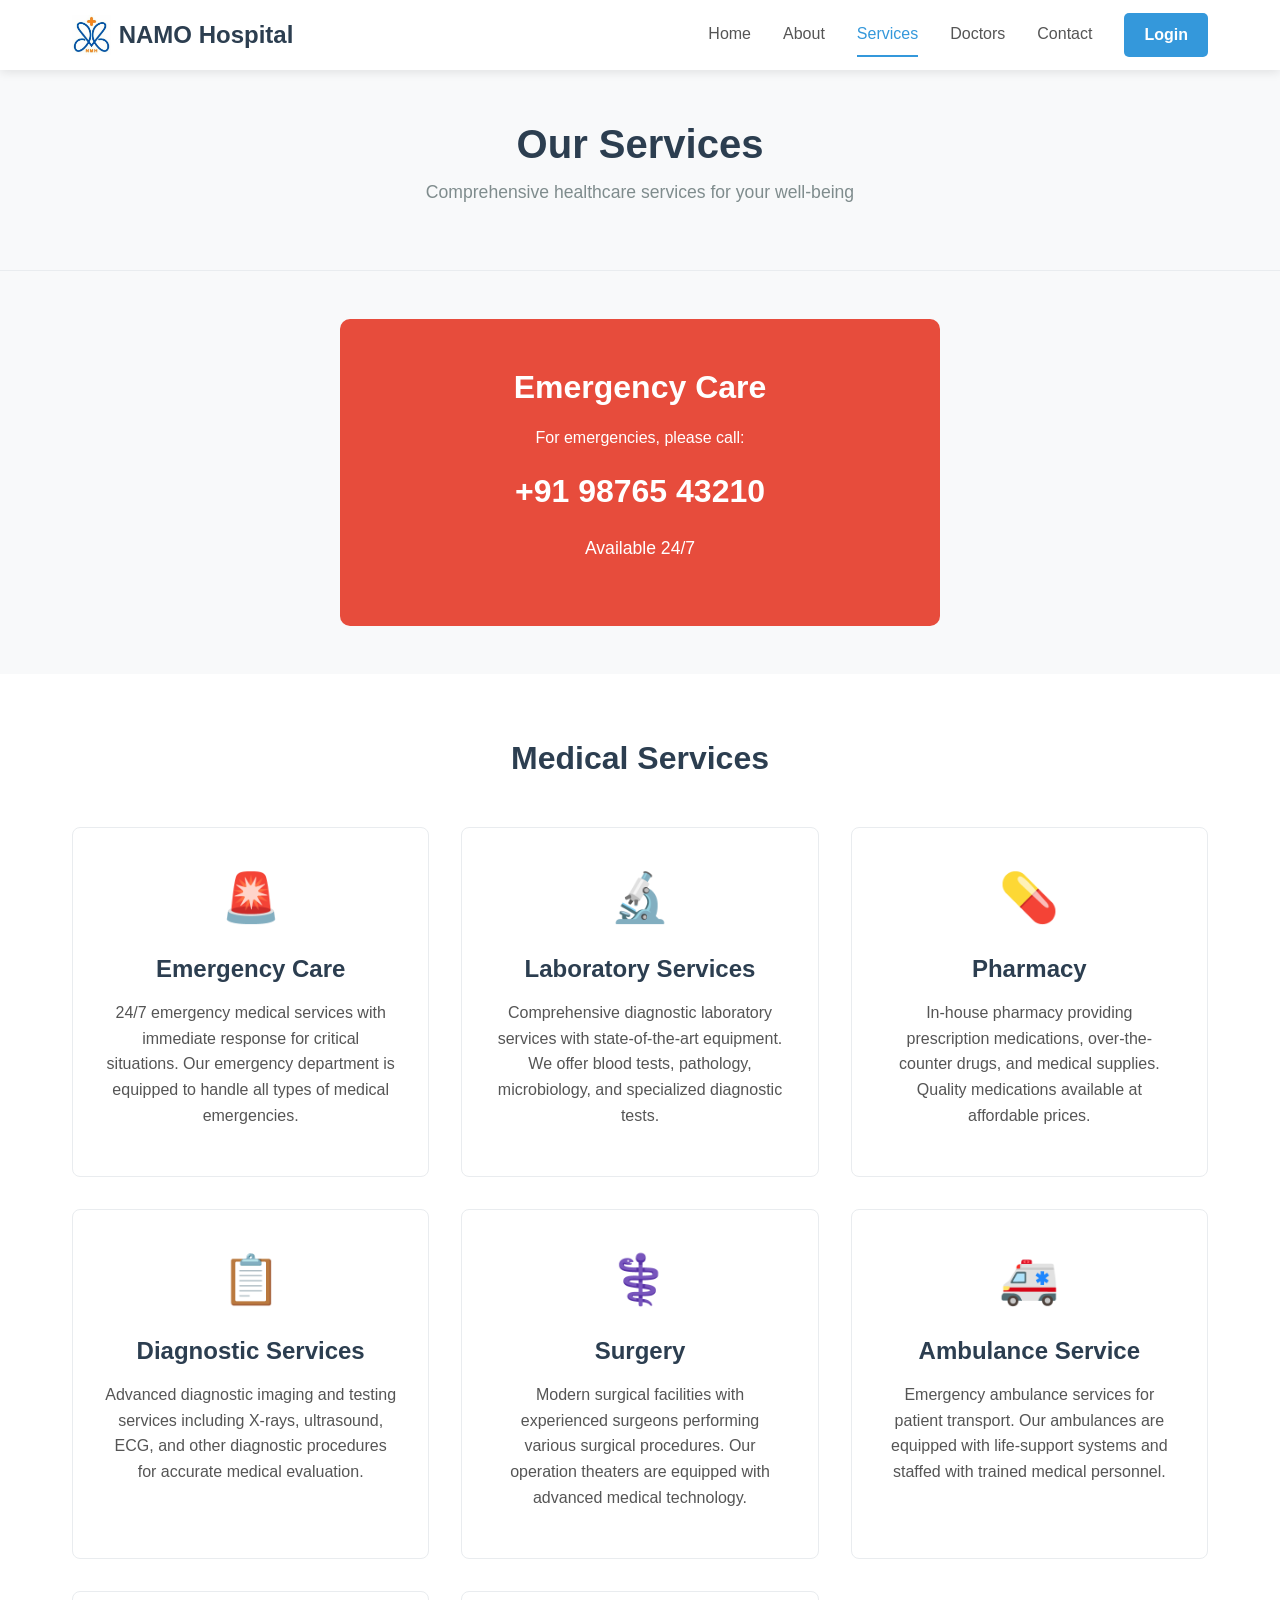
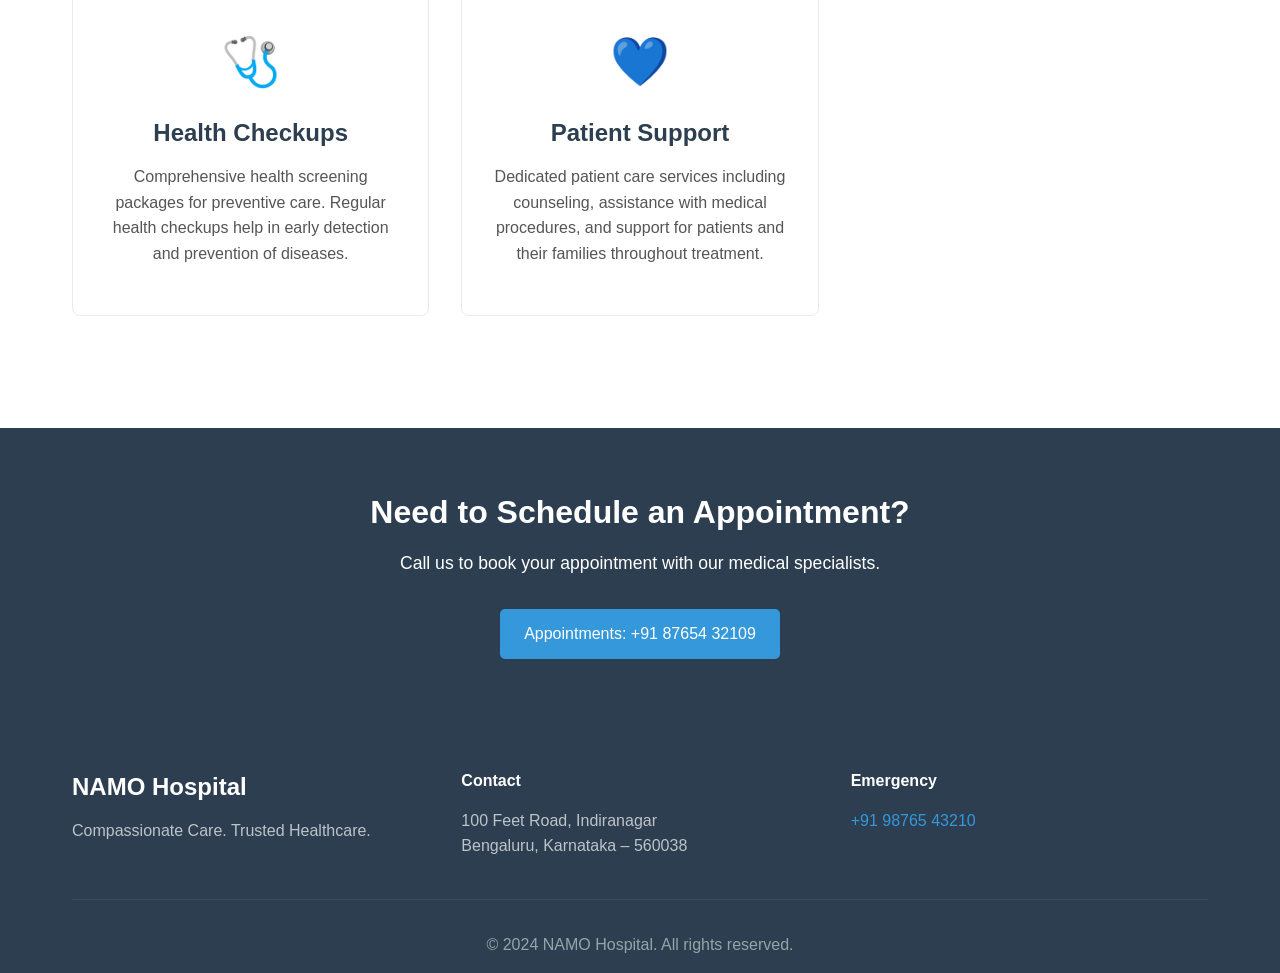
<file: services.html>
<!DOCTYPE html>
<html lang="en">
<head>
    <meta charset="UTF-8">
    <meta name="viewport" content="width=device-width, initial-scale=1.0">
    <title>Services - NAMO Hospital</title>
    <link rel="stylesheet" href="styles.css">
</head>
<body>
    <header>
        <nav class="navbar">
            <div class="nav-container">
                <div class="nav-logo">
                    <img src="aassests/logo.jpeg" alt="NAMO Hospital Logo">
                    <h1>NAMO Hospital</h1>
                </div>
                <div class="nav-menu">
                    <a href="index.html" class="nav-link">Home</a>
                    <a href="about.html" class="nav-link">About</a>
                    <a href="services.html" class="nav-link active">Services</a>
                    <a href="doctors.html" class="nav-link">Doctors</a>
                    <a href="contact.html" class="nav-link">Contact</a>
                    <button type="button" class="nav-login-btn" id="loginBtn">Login</button>
                </div>
                <div class="nav-toggle">
                    <span class="bar"></span>
                    <span class="bar"></span>
                    <span class="bar"></span>
                </div>
            </div>
        </nav>
    </header>

    <main>
        <!-- Page Header -->
        <section class="page-header">
            <div class="container">
                <h1>Our Services</h1>
                <p>Comprehensive healthcare services for your well-being</p>
            </div>
        </section>

        <!-- Emergency Care Section -->
        <section class="emergency-care-section">
            <div class="container">
                <div class="emergency-care-card">
                    <h2>Emergency Care</h2>
                    <p>For emergencies, please call:</p>
                    <a href="tel:+919876543210" class="emergency-number">+91 98765 43210</a>
                    <p class="availability">Available 24/7</p>
                </div>
            </div>
        </section>

        <!-- Services Grid -->
        <section class="services-section">
            <div class="container">
                <h2>Medical Services</h2>
                <div class="services-grid">
                    <div class="service-card">
                        <div class="service-icon">🚨</div>
                        <h3>Emergency Care</h3>
                        <p>24/7 emergency medical services with immediate response for critical situations. Our emergency department is equipped to handle all types of medical emergencies.</p>
                    </div>
                    
                    <div class="service-card">
                        <div class="service-icon">🔬</div>
                        <h3>Laboratory Services</h3>
                        <p>Comprehensive diagnostic laboratory services with state-of-the-art equipment. We offer blood tests, pathology, microbiology, and specialized diagnostic tests.</p>
                    </div>
                    
                    <div class="service-card">
                        <div class="service-icon">💊</div>
                        <h3>Pharmacy</h3>
                        <p>In-house pharmacy providing prescription medications, over-the-counter drugs, and medical supplies. Quality medications available at affordable prices.</p>
                    </div>
                    
                    <div class="service-card">
                        <div class="service-icon">📋</div>
                        <h3>Diagnostic Services</h3>
                        <p>Advanced diagnostic imaging and testing services including X-rays, ultrasound, ECG, and other diagnostic procedures for accurate medical evaluation.</p>
                    </div>
                    
                    <div class="service-card">
                        <div class="service-icon">⚕️</div>
                        <h3>Surgery</h3>
                        <p>Modern surgical facilities with experienced surgeons performing various surgical procedures. Our operation theaters are equipped with advanced medical technology.</p>
                    </div>
                    
                    <div class="service-card">
                        <div class="service-icon">🚑</div>
                        <h3>Ambulance Service</h3>
                        <p>Emergency ambulance services for patient transport. Our ambulances are equipped with life-support systems and staffed with trained medical personnel.</p>
                    </div>
                    
                    <div class="service-card">
                        <div class="service-icon">🩺</div>
                        <h3>Health Checkups</h3>
                        <p>Comprehensive health screening packages for preventive care. Regular health checkups help in early detection and prevention of diseases.</p>
                    </div>
                    
                    <div class="service-card">
                        <div class="service-icon">💙</div>
                        <h3>Patient Support</h3>
                        <p>Dedicated patient care services including counseling, assistance with medical procedures, and support for patients and their families throughout treatment.</p>
                    </div>
                </div>
            </div>
        </section>

        <!-- Appointment CTA -->
        <section class="appointment-cta">
            <div class="container">
                <div class="cta-content">
                    <h2>Need to Schedule an Appointment?</h2>
                    <p>Call us to book your appointment with our medical specialists.</p>
                    <a href="tel:+918765432109" class="btn btn-primary">Appointments: +91 87654 32109</a>
                </div>
            </div>
        </section>
    </main>

    <footer>
        <div class="container">
            <div class="footer-content">
                <div class="footer-section">
                    <h3>NAMO Hospital</h3>
                    <p>Compassionate Care. Trusted Healthcare.</p>
                </div>
                <div class="footer-section">
                    <h4>Contact</h4>
                    <p>100 Feet Road, Indiranagar<br>
                    Bengaluru, Karnataka – 560038</p>
                </div>
                <div class="footer-section">
                    <h4>Emergency</h4>
                    <p><a href="tel:+919876543210">+91 98765 43210</a></p>
                </div>
            </div>
            <div class="footer-bottom">
                <p>&copy; 2024 NAMO Hospital. All rights reserved.</p>
            </div>
        </div>
    </footer>

    <!-- Login / Patient Status Modal -->
    <div class="modal-overlay" id="loginModal">
        <div class="modal-box">
            <button type="button" class="modal-close" id="modalClose" aria-label="Close">&times;</button>

            <!-- Step 1: Login -->
            <div class="modal-step" id="loginStep">
                <h2>Staff Login</h2>
                <p class="modal-subtitle">Sign in to look up patient status.</p>
                <form id="loginForm">
                    <div class="form-group">
                        <label for="loginUser">Username</label>
                        <input type="text" id="loginUser" name="loginUser" required>
                    </div>
                    <div class="form-group">
                        <label for="loginPass">Password</label>
                        <input type="password" id="loginPass" name="loginPass" required>
                    </div>
                    <p class="modal-hint">Demo login &mdash; username: <strong>admin</strong>, password: <strong>namo123</strong></p>
                    <button type="submit" class="btn btn-primary modal-btn-full">Login</button>
                </form>
            </div>

            <!-- Step 2: Patient Search -->
            <div class="modal-step" id="searchStep" style="display:none;">
                <h2>Find Patient</h2>
                <p class="modal-subtitle">Enter the patient details to check their status.</p>
                <form id="patientForm">
                    <div class="form-row">
                        <div class="form-group">
                            <label for="pName">First Name</label>
                            <input type="text" id="pName" name="pName" required>
                        </div>
                        <div class="form-group">
                            <label for="pSurname">Surname</label>
                            <input type="text" id="pSurname" name="pSurname" required>
                        </div>
                    </div>
                    <div class="form-group">
                        <label for="pDate">Appointment Date <span class="optional-tag">(optional)</span></label>
                        <input type="date" id="pDate" name="pDate">
                    </div>
                    <button type="submit" class="btn btn-primary modal-btn-full">Check Status</button>
                    <button type="button" class="btn btn-secondary modal-btn-full" id="logoutBtn">Logout</button>
                </form>

                <!-- Result -->
                <div class="patient-result" id="patientResult" style="display:none;"></div>
            </div>
        </div>
    </div>

    <script src="script.js"></script>
</body>
</html>
</file>
<file: styles.css>
/* NAMO Hospital - Global Stylesheet */
/* Clean, minimal, professional hospital website design */

/* CSS Reset & Base Styles */
* {
    margin: 0;
    padding: 0;
    box-sizing: border-box;
}


html {
    font-size: 16px;
    line-height: 1.6;
}

body {
    font-family: -apple-system, BlinkMacSystemFont, 'Segoe UI', Roboto, Oxygen, Ubuntu, Cantarell, sans-serif;
    color: #333;
    background-color: #fff;
}

/* Typography */
h1, h2, h3, h4, h5, h6 {
    font-weight: 600;
    line-height: 1.3;
    margin-bottom: 1rem;
    color: #2c3e50;
}

h1 {
    font-size: 2.5rem;
}

h2 {
    font-size: 2rem;
}

h3 {
    font-size: 1.5rem;
}

p {
    margin-bottom: 1rem;
    color: #555;
}

a {
    color: #3498db;
    text-decoration: none;
    transition: color 0.3s ease;
}

a:hover {
    color: #2980b9;
}

/* Layout Utilities */
.container {
    max-width: 1200px;
    margin: 0 auto;
    padding: 0 2rem;
}

.text-center {
    text-align: center;
}

/* Buttons */
.btn {
    display: inline-block;
    padding: 0.75rem 1.5rem;
    border: none;
    border-radius: 5px;
    font-size: 1rem;
    font-weight: 500;
    text-decoration: none;
    cursor: pointer;
    transition: all 0.3s ease;
}

.btn-primary {
    background-color: #3498db;
    color: white;
}

.btn-primary:hover {
    background-color: #2980b9;
    color: white;
}

.btn-secondary {
    background-color: #95a5a6;
    color: white;
}

.btn-secondary:hover {
    background-color: #7f8c8d;
    color: white;
}

.btn-emergency {
    background-color: #e74c3c;
    color: white;
    font-weight: 600;
}

.btn-emergency:hover {
    background-color: #c0392b;
    color: white;
}

.btn-appointment {
    background-color: #ffffff;
    color: #e74c3c;
    font-weight: 600;
    border: 2px solid #e74c3c;
}

.btn-appointment:hover {
    background-color: #e74c3c;
    color: #ffffff;
}

.btn-emergency-large {
    background-color: #e74c3c;
    color: white;
    font-weight: 600;
    padding: 1rem 2rem;
    font-size: 1.1rem;
}

.btn-emergency-large:hover {
    background-color: #c0392b;
    color: white;
}

/* Navigation */
.navbar {
    background-color: rgba(255, 255, 255, 0.6);
    backdrop-filter: blur(10px);
    -webkit-backdrop-filter: blur(10px);
    box-shadow: 0 2px 10px rgba(0, 0, 0, 0.1);
    position: fixed;
    top: 0;
    left: 0;
    right: 0;
    z-index: 1000;
}

.nav-container {
    max-width: 1200px;
    margin: 0 auto;
    padding: 0 2rem;
    display: flex;
    justify-content: space-between;
    align-items: center;
    height: 70px;
}

.nav-logo {
    display: flex;
    align-items: center;
    gap: 0.5rem;
}

.nav-logo img {
    height: 40px;
    width: auto;
}

.nav-logo h1 {
    color: #2c3e50;
    font-size: 1.5rem;
    margin-bottom: 0;
}

.nav-menu {
    display: flex;
    gap: 2rem;
}

.nav-link {
    color: #555;
    font-weight: 500;
    padding: 0.5rem 0;
    border-bottom: 2px solid transparent;
    transition: all 0.3s ease;
}

.nav-link:hover,
.nav-link.active {
    color: #3498db;
    border-bottom-color: #3498db;
}

.nav-toggle {
    display: none;
    flex-direction: column;
    cursor: pointer;
}

.nav-toggle .bar {
    width: 25px;
    height: 3px;
    background-color: #2c3e50;
    margin: 3px 0;
    transition: 0.3s;
}

/* Main Content */
main {
    margin-top: 70px;
    min-height: calc(100vh - 70px);
}

/* Hero Section */
.hero {
    background: linear-gradient(rgba(44, 62, 80, 0.7), rgba(52, 152, 219, 0.6)), url('hospital-building.jpg');
    background-size: cover;
    background-position: center;
    background-attachment: fixed;
    padding: 6rem 0;
    text-align: center;
    color: white;
    min-height: 70vh;
    display: flex;
    align-items: center;
}

.hero-content h1 {
    font-size: 3.5rem;
    color: white;
    margin-bottom: 0.5rem;
    text-shadow: 2px 2px 4px rgba(0, 0, 0, 0.5);
}

.tagline {
    font-size: 1.5rem;
    color: white;
    margin-bottom: 2.5rem;
    font-weight: 400;
    text-shadow: 1px 1px 2px rgba(0, 0, 0, 0.5);
}

.hero-buttons {
    display: flex;
    gap: 1rem;
    justify-content: center;
    flex-wrap: wrap;
}

/* Page Headers */
.page-header {
    background-color: #f8f9fa;
    padding: 3rem 0;
    text-align: center;
    border-bottom: 1px solid #e9ecef;
}

.page-header h1 {
    font-size: 2.5rem;
    margin-bottom: 0.5rem;
}

.page-header p {
    font-size: 1.1rem;
    color: #7f8c8d;
}

/* Services Overview */
.services-overview {
    padding: 4rem 0;
    background-color: #fff;
}

.services-overview h2 {
    text-align: center;
    margin-bottom: 3rem;
}

.services-grid {
    display: grid;
    grid-template-columns: repeat(auto-fit, minmax(280px, 1fr));
    gap: 2rem;
    margin-bottom: 3rem;
}

.service-card {
    background-color: #fff;
    border: 1px solid #e9ecef;
    border-radius: 8px;
    padding: 2rem;
    text-align: center;
    transition: transform 0.3s ease, box-shadow 0.3s ease;
}

.service-card:hover {
    transform: translateY(-5px);
    box-shadow: 0 10px 30px rgba(0, 0, 0, 0.1);
}

.service-card h3 {
    color: #2c3e50;
    margin-bottom: 1rem;
}

.service-icon {
    font-size: 3rem;
    margin-bottom: 1rem;
}

/* Emergency Section */
.emergency-section {
    background-color: #e74c3c;
    color: white;
    padding: 3rem 0;
    text-align: center;
}

.emergency-section h2 {
    color: white;
    margin-bottom: 1rem;
}

.emergency-section p {
    color: white;
    margin-bottom: 2rem;
}

.emergency-note {
    margin-top: 1rem;
    font-size: 0.9rem;
    opacity: 0.9;
}

/* Emergency Care Section (Services Page) */
.emergency-care-section {
    padding: 3rem 0;
    background-color: #f8f9fa;
}

.emergency-care-card {
    background-color: #e74c3c;
    color: white;
    padding: 3rem;
    border-radius: 10px;
    text-align: center;
    max-width: 600px;
    margin: 0 auto;
}

.emergency-care-card h2 {
    color: white;
    margin-bottom: 1rem;
}

.emergency-care-card p {
    color: white;
    margin-bottom: 1rem;
}

.emergency-number {
    display: block;
    font-size: 2rem;
    font-weight: 700;
    color: white;
    text-decoration: none;
    margin: 1rem 0;
}

.emergency-number:hover {
    color: #f1c40f;
}

.availability {
    font-size: 1.1rem;
    font-weight: 500;
    margin-top: 1rem;
}

/* Services Section */
.services-section {
    padding: 4rem 0;
}

.services-section h2 {
    text-align: center;
    margin-bottom: 3rem;
}

/* Contact Info */
.contact-info {
    padding: 4rem 0;
    background-color: #f8f9fa;
}

.contact-grid {
    display: grid;
    grid-template-columns: repeat(auto-fit, minmax(300px, 1fr));
    gap: 2rem;
}

.contact-item {
    text-align: center;
    padding: 2rem;
}

.contact-item h3 {
    margin-bottom: 1rem;
}

.contact-item a {
    color: #3498db;
    font-weight: 600;
}

/* Mission & Vision */
.mission-vision {
    padding: 4rem 0;
    background-color: #fff;
}

.content-grid {
    display: grid;
    grid-template-columns: repeat(auto-fit, minmax(400px, 1fr));
    gap: 3rem;
}

.content-card {
    background-color: #f8f9fa;
    padding: 3rem;
    border-radius: 10px;
    text-align: center;
}

.content-card h2 {
    color: #2c3e50;
    margin-bottom: 1.5rem;
}

.content-card p {
    font-size: 1.1rem;
    color: #555;
}

/* Hospital Info */
.hospital-info {
    padding: 4rem 0;
}

.info-content {
    max-width: 800px;
    margin: 0 auto;
    text-align: center;
}

.info-content p {
    font-size: 1.1rem;
    line-height: 1.8;
    margin-bottom: 2rem;
}

/* Why Choose Us */
.why-choose-us {
    padding: 4rem 0;
    background-color: #f8f9fa;
}

.why-choose-us h2 {
    text-align: center;
    margin-bottom: 3rem;
}

.features-grid {
    display: grid;
    grid-template-columns: repeat(auto-fit, minmax(350px, 1fr));
    gap: 2rem;
}

.feature-item {
    background-color: white;
    padding: 2rem;
    border-radius: 8px;
    box-shadow: 0 2px 10px rgba(0, 0, 0, 0.05);
}

.feature-item h3 {
    color: #2c3e50;
    margin-bottom: 1rem;
}

/* Doctors Section */
.doctors-section {
    padding: 4rem 0;
}

.doctors-section h2 {
    text-align: center;
    margin-bottom: 3rem;
}

.doctors-grid {
    display: grid;
    grid-template-columns: repeat(auto-fit, minmax(250px, 1fr));
    gap: 2rem;
}

.doctor-card {
    background-color: #fff;
    border: 1px solid #e9ecef;
    border-radius: 10px;
    padding: 2rem;
    text-align: center;
    transition: transform 0.3s ease, box-shadow 0.3s ease;
}

.doctor-card:hover {
    transform: translateY(-5px);
    box-shadow: 0 10px 30px rgba(0, 0, 0, 0.1);
}

.doctor-image {
    margin-bottom: 1.5rem;
}

.doctor-placeholder {
    width: 80px;
    height: 80px;
    background-color: #f8f9fa;
    border-radius: 50%;
    display: flex;
    align-items: center;
    justify-content: center;
    margin: 0 auto;
    font-size: 2.5rem;
}

.doctor-image img {
    width: 140px;
    height: 140px;
    object-fit: cover;
    object-position: top center;
    background-color: #f8f9fa;
    border-radius: 50%;
    margin: 0 auto;
    display: block;
    border: 3px solid #f8f9fa;
    box-shadow: 0 2px 8px rgba(0, 0, 0, 0.1);
}

.doctor-image img[src*="dr-rahul-sharma"] {
    background-color: #ffffff;
}

.doctor-info h3 {
    color: #2c3e50;
    margin-bottom: 0.5rem;
}

.specialization {
    color: #3498db;
    font-weight: 500;
    margin-bottom: 0;
}

/* Contact CTA */
.contact-cta, .appointment-cta {
    padding: 4rem 0;
    background-color: #2c3e50;
    color: white;
    text-align: center;
}

.contact-cta h2, .appointment-cta h2 {
    color: white;
    margin-bottom: 1rem;
}

.contact-cta p, .appointment-cta p {
    color: white;
    margin-bottom: 2rem;
    font-size: 1.1rem;
}

.cta-buttons {
    display: flex;
    gap: 1rem;
    justify-content: center;
    flex-wrap: wrap;
}

/* Contact Page Specific */
.emergency-contact {
    padding: 3rem 0;
    background-color: #f8f9fa;
}

.emergency-card {
    background-color: #e74c3c;
    color: white;
    padding: 3rem;
    border-radius: 10px;
    text-align: center;
    max-width: 500px;
    margin: 0 auto;
}

.emergency-card h2 {
    color: white;
    margin-bottom: 1rem;
}

.emergency-card p {
    color: white;
    margin-bottom: 1rem;
}

.contact-info-section {
    padding: 4rem 0;
}

.contact-icon {
    font-size: 3rem;
    margin-bottom: 1rem;
}

.contact-note {
    font-size: 0.9rem;
    color: #7f8c8d;
    margin-bottom: 0;
}

.hospital-hours {
    padding: 3rem 0;
    background-color: #f8f9fa;
}

.hours-card {
    background-color: white;
    padding: 3rem;
    border-radius: 10px;
    text-align: center;
    max-width: 600px;
    margin: 0 auto;
    box-shadow: 0 2px 10px rgba(0, 0, 0, 0.05);
}

/* Contact Form */
.contact-form-section {
    padding: 4rem 0;
}

.contact-form-section h2 {
    text-align: center;
    margin-bottom: 3rem;
}

.form-container {
    max-width: 700px;
    margin: 0 auto;
}

.contact-form {
    background-color: #f8f9fa;
    padding: 3rem;
    border-radius: 10px;
    margin-bottom: 2rem;
}

.form-row {
    display: grid;
    grid-template-columns: 1fr 1fr;
    gap: 1rem;
}

.form-group {
    margin-bottom: 1.5rem;
}

.form-group label {
    display: block;
    margin-bottom: 0.5rem;
    font-weight: 600;
    color: #2c3e50;
}

.form-group input,
.form-group select,
.form-group textarea {
    width: 100%;
    padding: 0.75rem;
    border: 1px solid #ddd;
    border-radius: 5px;
    font-size: 1rem;
    transition: border-color 0.3s ease;
}

.form-group input:focus,
.form-group select:focus,
.form-group textarea:focus {
    outline: none;
    border-color: #3498db;
}

.form-note {
    background-color: #f8f9fa;
    padding: 2rem;
    border-radius: 8px;
    border-left: 4px solid #3498db;
}

.quick-contact {
    margin-top: 1rem;
}

.quick-contact p {
    margin-bottom: 0.5rem;
}

.quick-contact a {
    font-weight: 600;
}

/* Footer */
footer {
    background-color: #2c3e50;
    color: white;
    padding: 3rem 0 1rem;
}

.footer-content {
    display: grid;
    grid-template-columns: repeat(auto-fit, minmax(250px, 1fr));
    gap: 2rem;
    margin-bottom: 2rem;
}

.footer-section h3,
.footer-section h4 {
    color: white;
    margin-bottom: 1rem;
}

.footer-section p {
    color: #bdc3c7;
    margin-bottom: 0.5rem;
}

.footer-section a {
    color: #3498db;
}

.footer-section a:hover {
    color: #2980b9;
}

.footer-bottom {
    text-align: center;
    padding-top: 2rem;
    border-top: 1px solid #34495e;
}

.footer-bottom p {
    color: #95a5a6;
    margin-bottom: 0;
}

/* Responsive Design */
@media (max-width: 768px) {
    .nav-menu {
        position: fixed;
        left: -100%;
        top: 70px;
        flex-direction: column;
        background-color: white;
        width: 100%;
        text-align: center;
        transition: 0.3s;
        box-shadow: 0 10px 27px rgba(0, 0, 0, 0.05);
        padding: 2rem 0;
        gap: 1rem;
    }

    .nav-menu.active {
        left: 0;
    }

    .nav-logo {
        gap: 0.3rem;
    }

    .nav-logo img {
        height: 30px;
    }

    .nav-logo h1 {
        font-size: 1.2rem;
    }

    .nav-toggle {
        display: flex;
    }

    .nav-toggle.active .bar:nth-child(2) {
        opacity: 0;
    }

    .nav-toggle.active .bar:nth-child(1) {
        transform: translateY(8px) rotate(45deg);
    }

    .nav-toggle.active .bar:nth-child(3) {
        transform: translateY(-8px) rotate(-45deg);
    }

    .container {
        padding: 0 1rem;
    }

    .hero {
        background-attachment: scroll;
        min-height: 60vh;
        padding: 4rem 0;
    }

    .hero-content h1 {
        font-size: 2.5rem;
    }

    .tagline {
        font-size: 1.3rem;
    }

    .hero-buttons {
        flex-direction: column;
        align-items: center;
    }

    .services-grid {
        grid-template-columns: 1fr;
    }

    .content-grid {
        grid-template-columns: 1fr;
    }

    .doctors-grid {
        grid-template-columns: repeat(auto-fit, minmax(200px, 1fr));
    }

    .form-row {
        grid-template-columns: 1fr;
    }

    .cta-buttons {
        flex-direction: column;
        align-items: center;
    }

    .footer-content {
        grid-template-columns: 1fr;
        text-align: center;
    }
}

@media (max-width: 480px) {
    .hero {
        min-height: 50vh;
        padding: 3rem 0;
    }

    .hero-content h1 {
        font-size: 2rem;
    }

    .tagline {
        font-size: 1.1rem;
    }

    .nav-logo h1 {
        font-size: 1rem;
    }

    .nav-logo img {
        height: 25px;
    }

    h1 {
        font-size: 2rem;
    }

    h2 {
        font-size: 1.5rem;
    }

    .btn {
        padding: 0.5rem 1rem;
        font-size: 0.9rem;
    }

    .contact-form,
    .emergency-care-card,
    .emergency-card,
    .hours-card {
        padding: 2rem;
    }

    .doctors-grid {
        grid-template-columns: 1fr;
    }
}

/* ============================================= */
/* Login Button + Patient Status Modal           */
/* ============================================= */

/* Navbar Login Button */
.nav-login-btn {
    background-color: #3498db;
    color: #fff;
    border: none;
    padding: 0.5rem 1.25rem;
    border-radius: 5px;
    font-size: 1rem;
    font-weight: 600;
    cursor: pointer;
    font-family: inherit;
    transition: background-color 0.3s ease;
}

.nav-login-btn:hover {
    background-color: #2980b9;
}

/* Modal Overlay */
.modal-overlay {
    display: none;
    position: fixed;
    top: 0;
    left: 0;
    right: 0;
    bottom: 0;
    background-color: rgba(44, 62, 80, 0.6);
    z-index: 2000;
    justify-content: center;
    align-items: flex-start;
    padding: 2rem 1rem;
    overflow-y: auto;
}

.modal-overlay.active {
    display: flex;
}

/* Modal Box */
.modal-box {
    background-color: #fff;
    border-radius: 10px;
    padding: 2.5rem;
    max-width: 480px;
    width: 100%;
    position: relative;
    box-shadow: 0 10px 40px rgba(0, 0, 0, 0.2);
    margin: auto;
}

.modal-box h2 {
    color: #2c3e50;
    margin-bottom: 0.5rem;
    text-align: center;
}

.modal-subtitle {
    text-align: center;
    color: #7f8c8d;
    margin-bottom: 1.5rem;
}

.modal-close {
    position: absolute;
    top: 1rem;
    right: 1.25rem;
    background: none;
    border: none;
    font-size: 1.75rem;
    line-height: 1;
    color: #95a5a6;
    cursor: pointer;
    transition: color 0.3s ease;
}

.modal-close:hover {
    color: #e74c3c;
}

.modal-hint {
    font-size: 0.85rem;
    color: #7f8c8d;
    background-color: #f8f9fa;
    padding: 0.6rem 0.8rem;
    border-radius: 5px;
    border-left: 3px solid #3498db;
    margin-bottom: 1.25rem;
}

.modal-btn-full {
    width: 100%;
    margin-top: 0.5rem;
}

.optional-tag {
    font-weight: 400;
    font-size: 0.85rem;
    color: #95a5a6;
}

.modal-error {
    color: #e74c3c;
    font-weight: 600;
    text-align: center;
    margin-top: 1rem;
    margin-bottom: 0;
}

/* Choice step (Patient Details / Appointments) */
/* Login role tabs */
.login-tabs {
    display: flex;
    gap: 0.5rem;
    margin-bottom: 1.5rem;
    background-color: #f1f3f5;
    padding: 0.3rem;
    border-radius: 8px;
}

.login-tab {
    flex: 1;
    padding: 0.6rem 0.5rem;
    border: none;
    background: transparent;
    border-radius: 6px;
    font-family: inherit;
    font-size: 0.95rem;
    font-weight: 600;
    color: #7f8c8d;
    cursor: pointer;
    transition: background-color 0.2s ease, color 0.2s ease;
}

.login-tab.active {
    background-color: #fff;
    color: #2c3e50;
    box-shadow: 0 1px 3px rgba(0, 0, 0, 0.12);
}

/* Choice step (Patient Details / Appointments) */
.choice-grid {
    display: grid;
    grid-template-columns: 1fr 1fr;
    gap: 1rem;
    margin-bottom: 1.25rem;
}

.choice-card {
    display: flex;
    flex-direction: column;
    align-items: center;
    text-align: center;
    gap: 0.4rem;
    background-color: #f8f9fa;
    border: 2px solid #e9ecef;
    border-radius: 10px;
    padding: 1.5rem 1rem;
    cursor: pointer;
    font-family: inherit;
    transition: border-color 0.2s ease, transform 0.2s ease, box-shadow 0.2s ease;
}

.choice-card:hover {
    border-color: #3498db;
    transform: translateY(-3px);
    box-shadow: 0 6px 18px rgba(52, 152, 219, 0.18);
}

.choice-icon {
    font-size: 2rem;
    line-height: 1;
}

.choice-title {
    font-size: 1.05rem;
    font-weight: 700;
    color: #2c3e50;
}

.choice-desc {
    font-size: 0.85rem;
    color: #7f8c8d;
}

/* Patient Result Card */
.patient-result {
    margin-top: 1.75rem;
    border-top: 1px solid #e9ecef;
    padding-top: 1.5rem;
}

.patient-card {
    background-color: #f8f9fa;
    border-radius: 8px;
    padding: 1.5rem;
    border-left: 4px solid #3498db;
}

.patient-card + .patient-card {
    margin-top: 1rem;
}

.result-count {
    font-weight: 600;
    color: #2c3e50;
    margin-bottom: 1rem;
}

.patient-card h3 {
    color: #2c3e50;
    margin-bottom: 1rem;
}

.patient-detail {
    display: flex;
    justify-content: space-between;
    gap: 1rem;
    padding: 0.5rem 0;
    border-bottom: 1px dashed #e0e0e0;
}

.patient-detail:last-child {
    border-bottom: none;
}

.patient-detail .label {
    color: #7f8c8d;
    font-weight: 500;
}

.patient-detail .value {
    color: #2c3e50;
    font-weight: 600;
    text-align: right;
}

.status-badge {
    display: inline-block;
    padding: 0.25rem 0.75rem;
    border-radius: 20px;
    font-size: 0.85rem;
    font-weight: 700;
    color: #fff;
}

.status-in-hospital {
    background-color: #e67e22;
}

.status-discharged {
    background-color: #27ae60;
}

.patient-not-found {
    background-color: #fdecea;
    border-left: 4px solid #e74c3c;
    border-radius: 8px;
    padding: 1.25rem;
    color: #c0392b;
    text-align: center;
    font-weight: 500;
}

/* Modal responsive */
@media (max-width: 768px) {
    /* Keep the login button visible with the hamburger, or inside the menu */
    .nav-menu .nav-login-btn {
        width: 60%;
        margin: 0 auto;
    }

    .modal-box {
        padding: 2rem 1.5rem;
    }

    .choice-grid {
        grid-template-columns: 1fr;
    }
}
</file>
